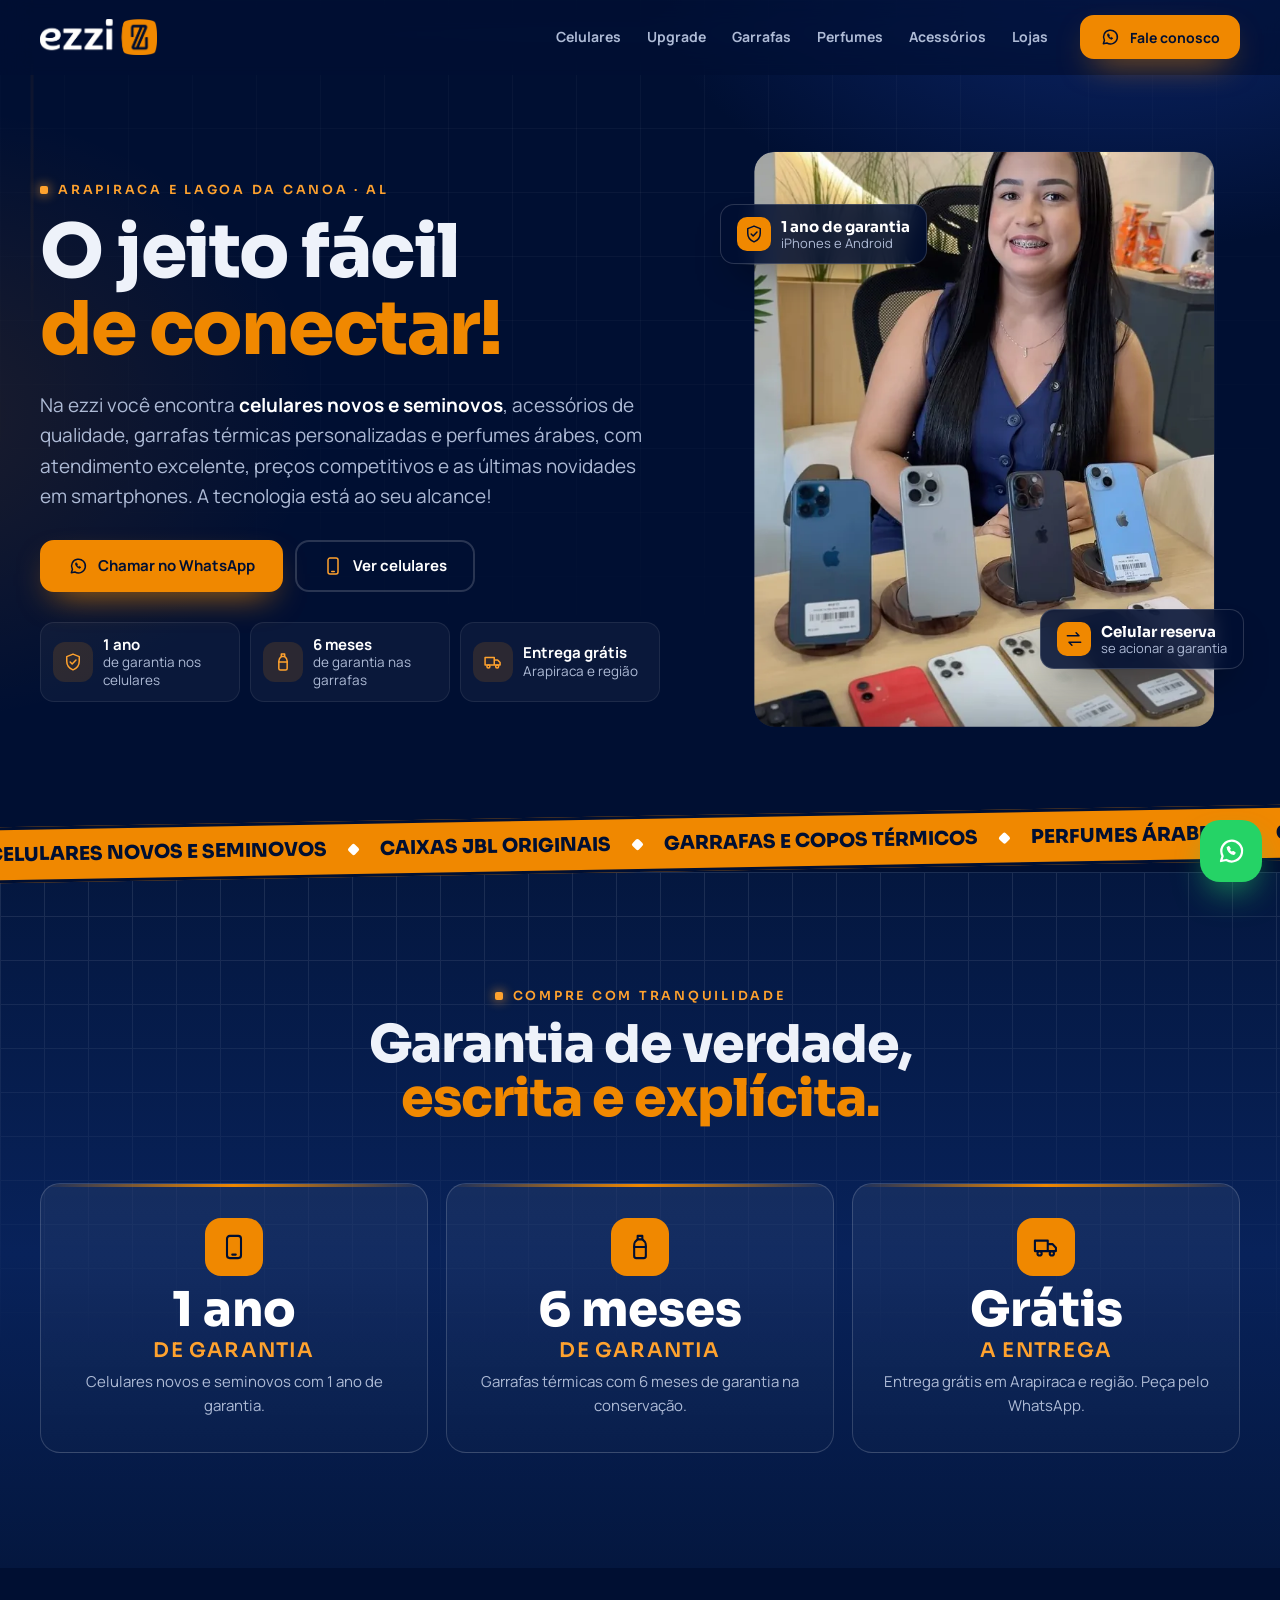
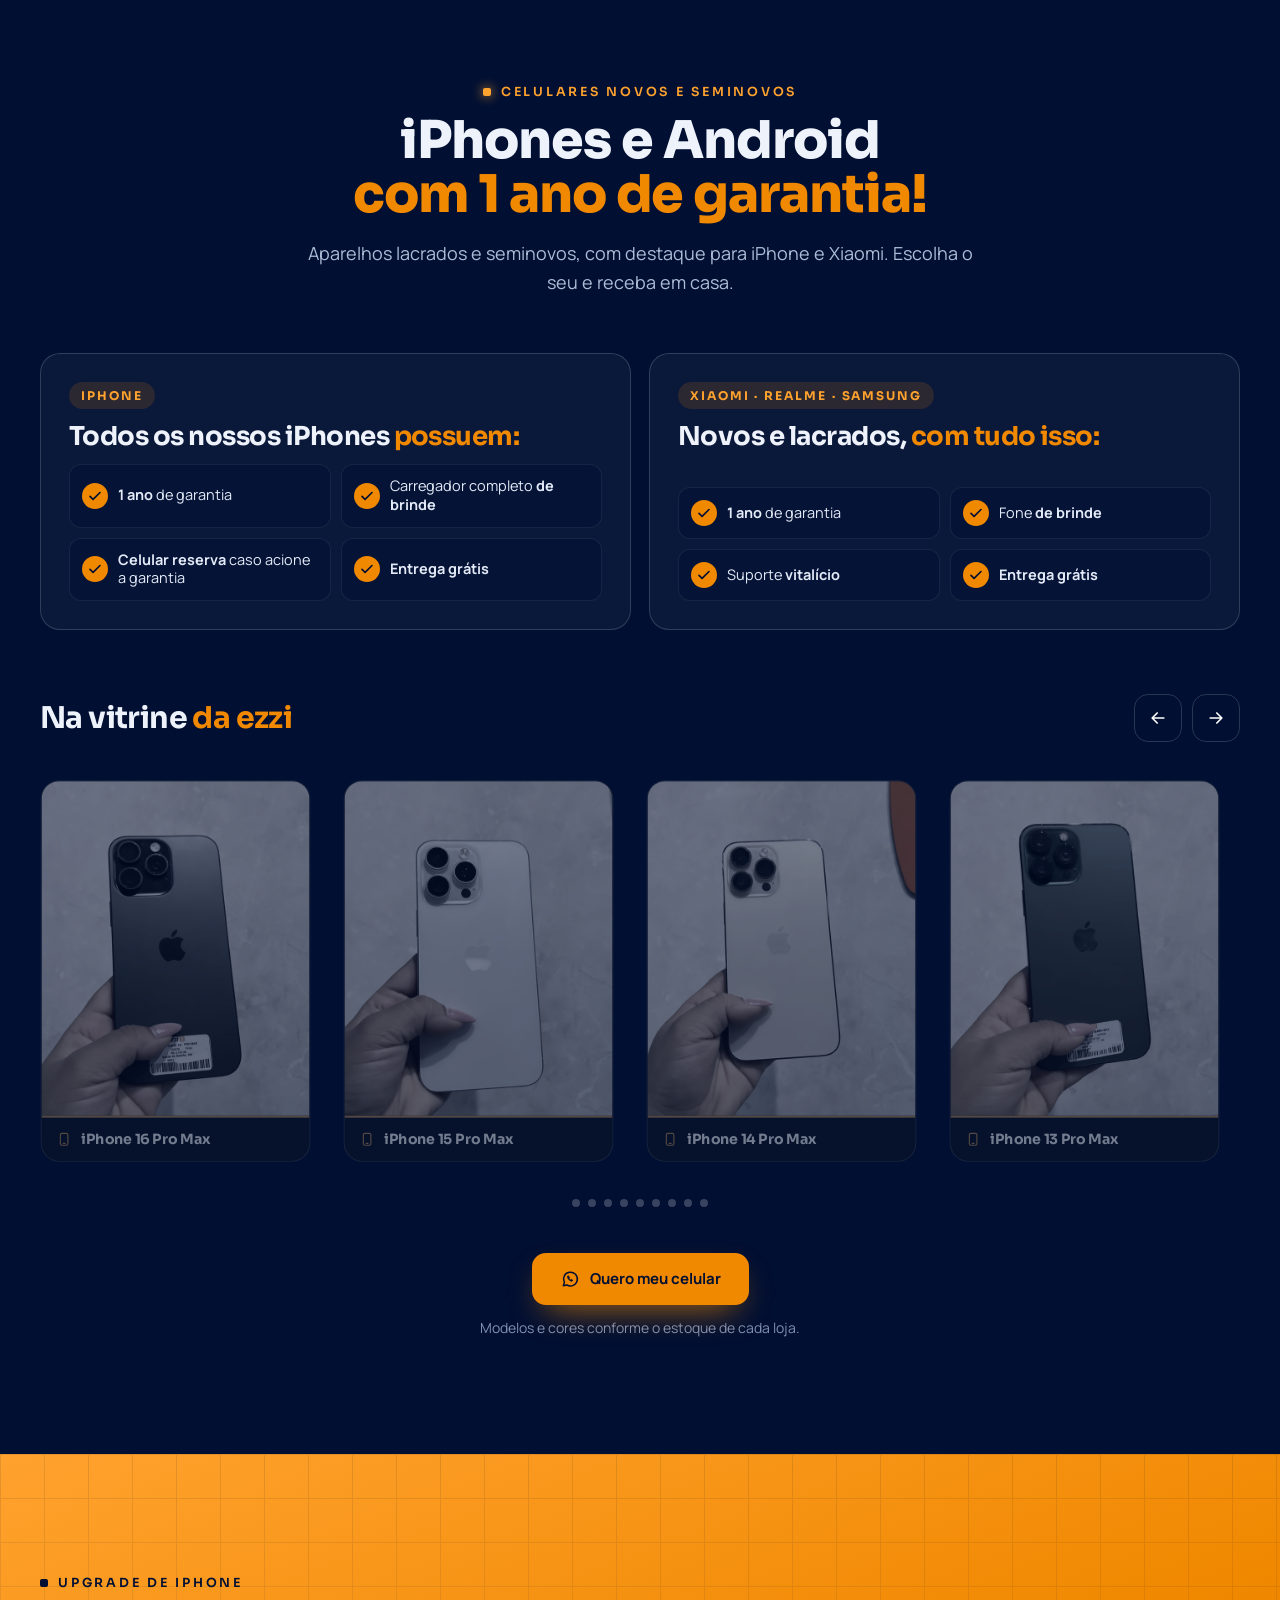
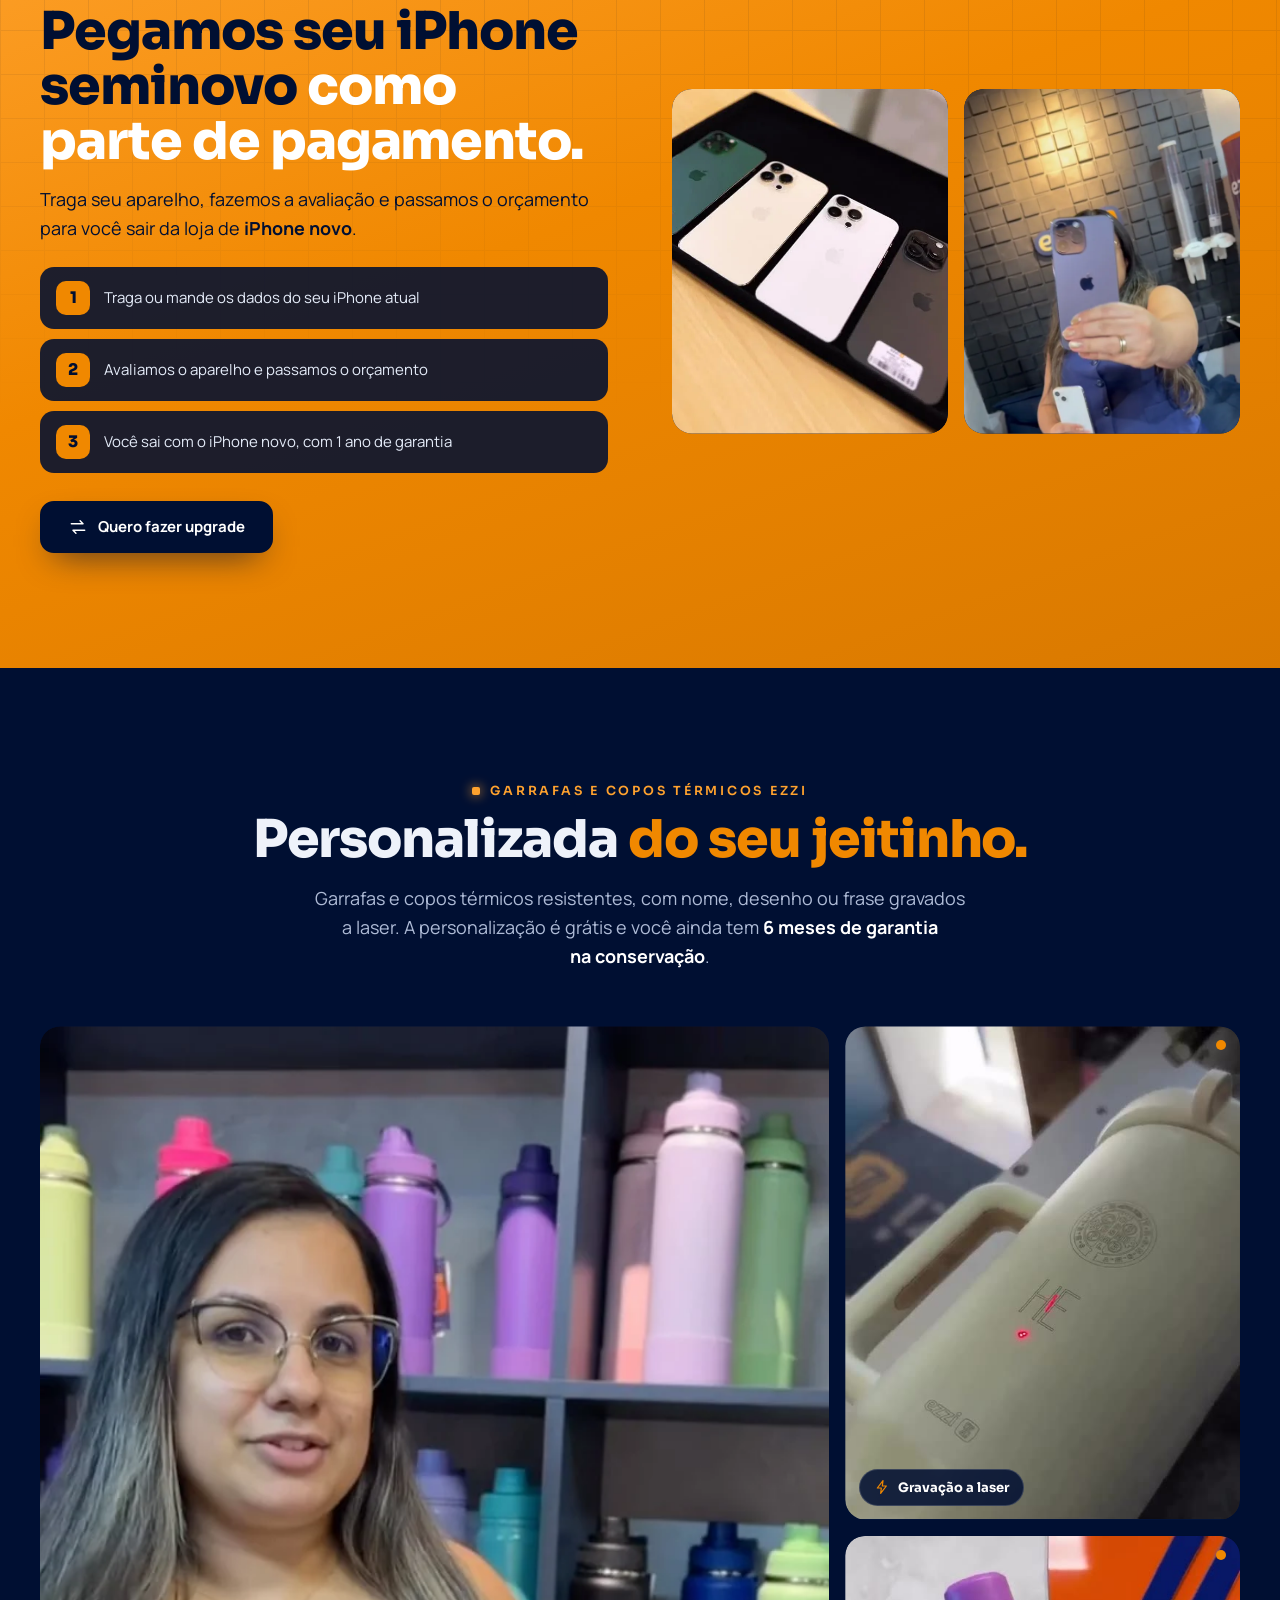
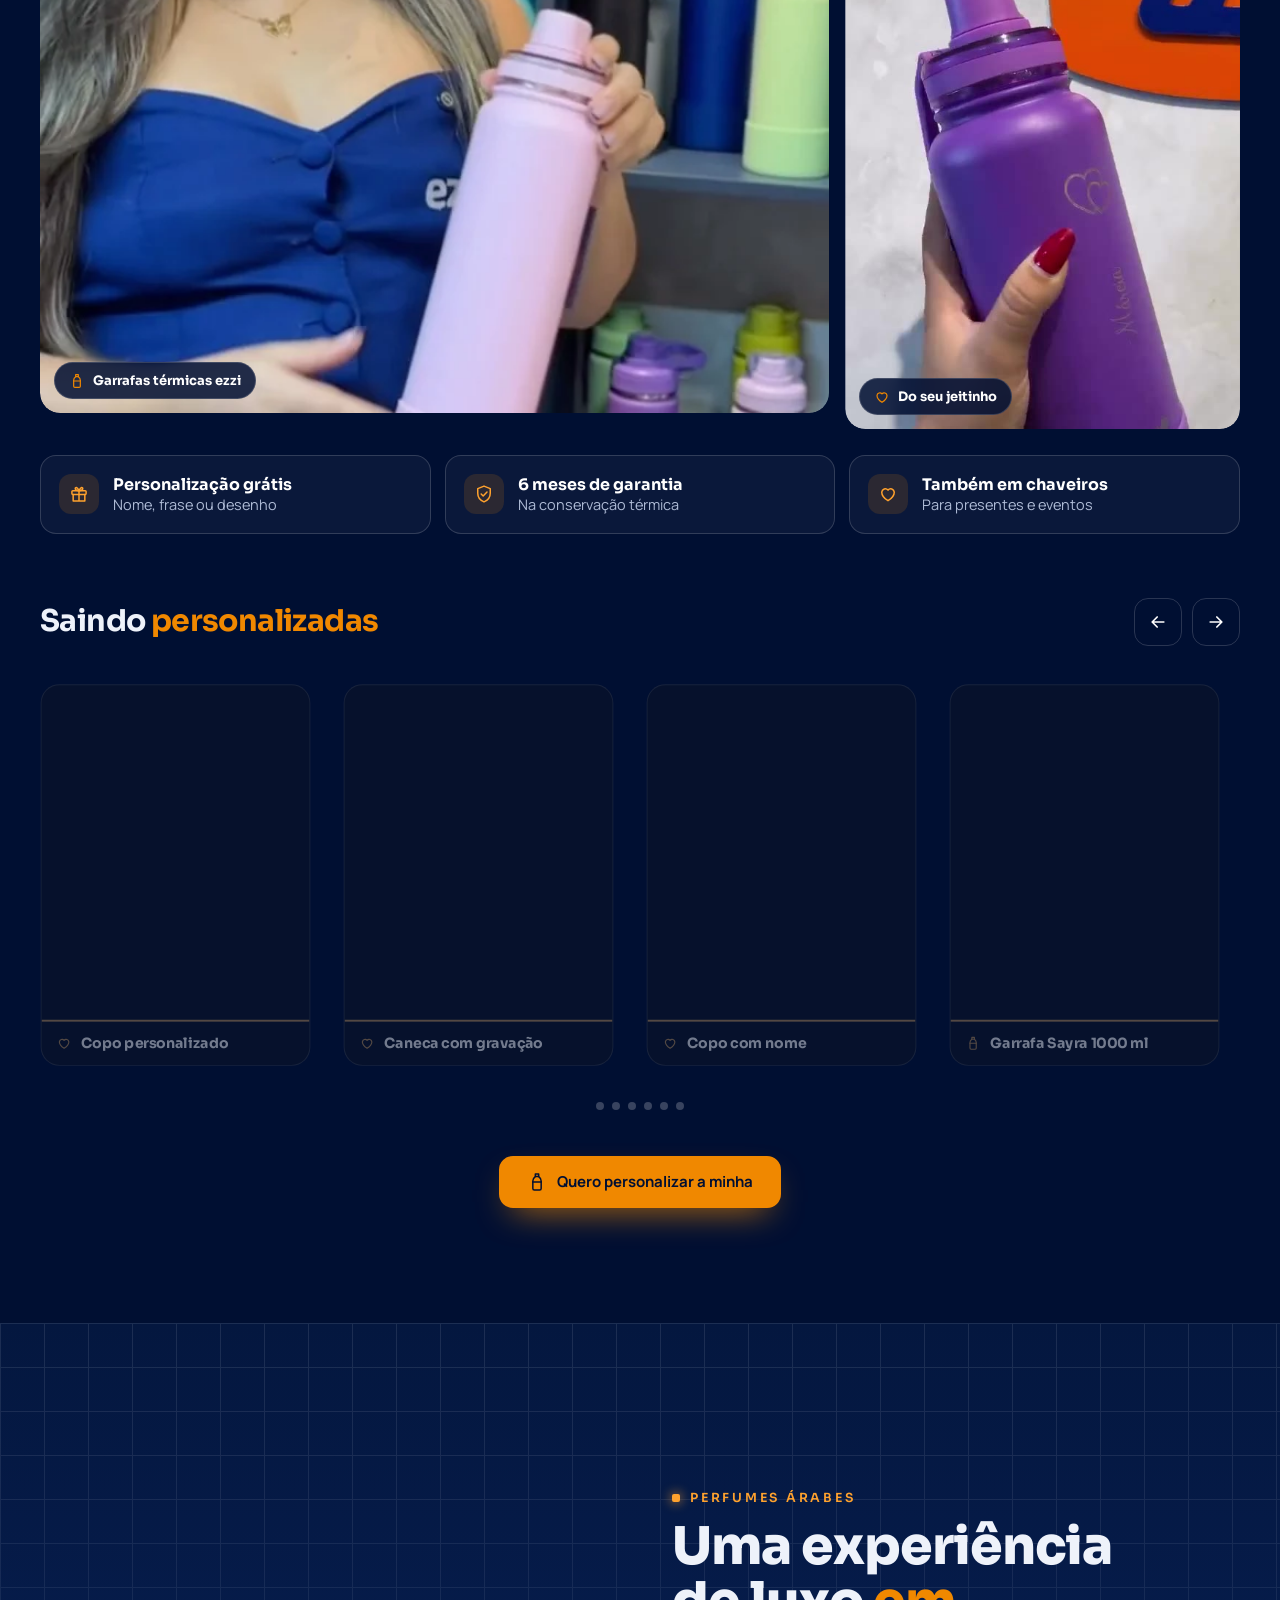
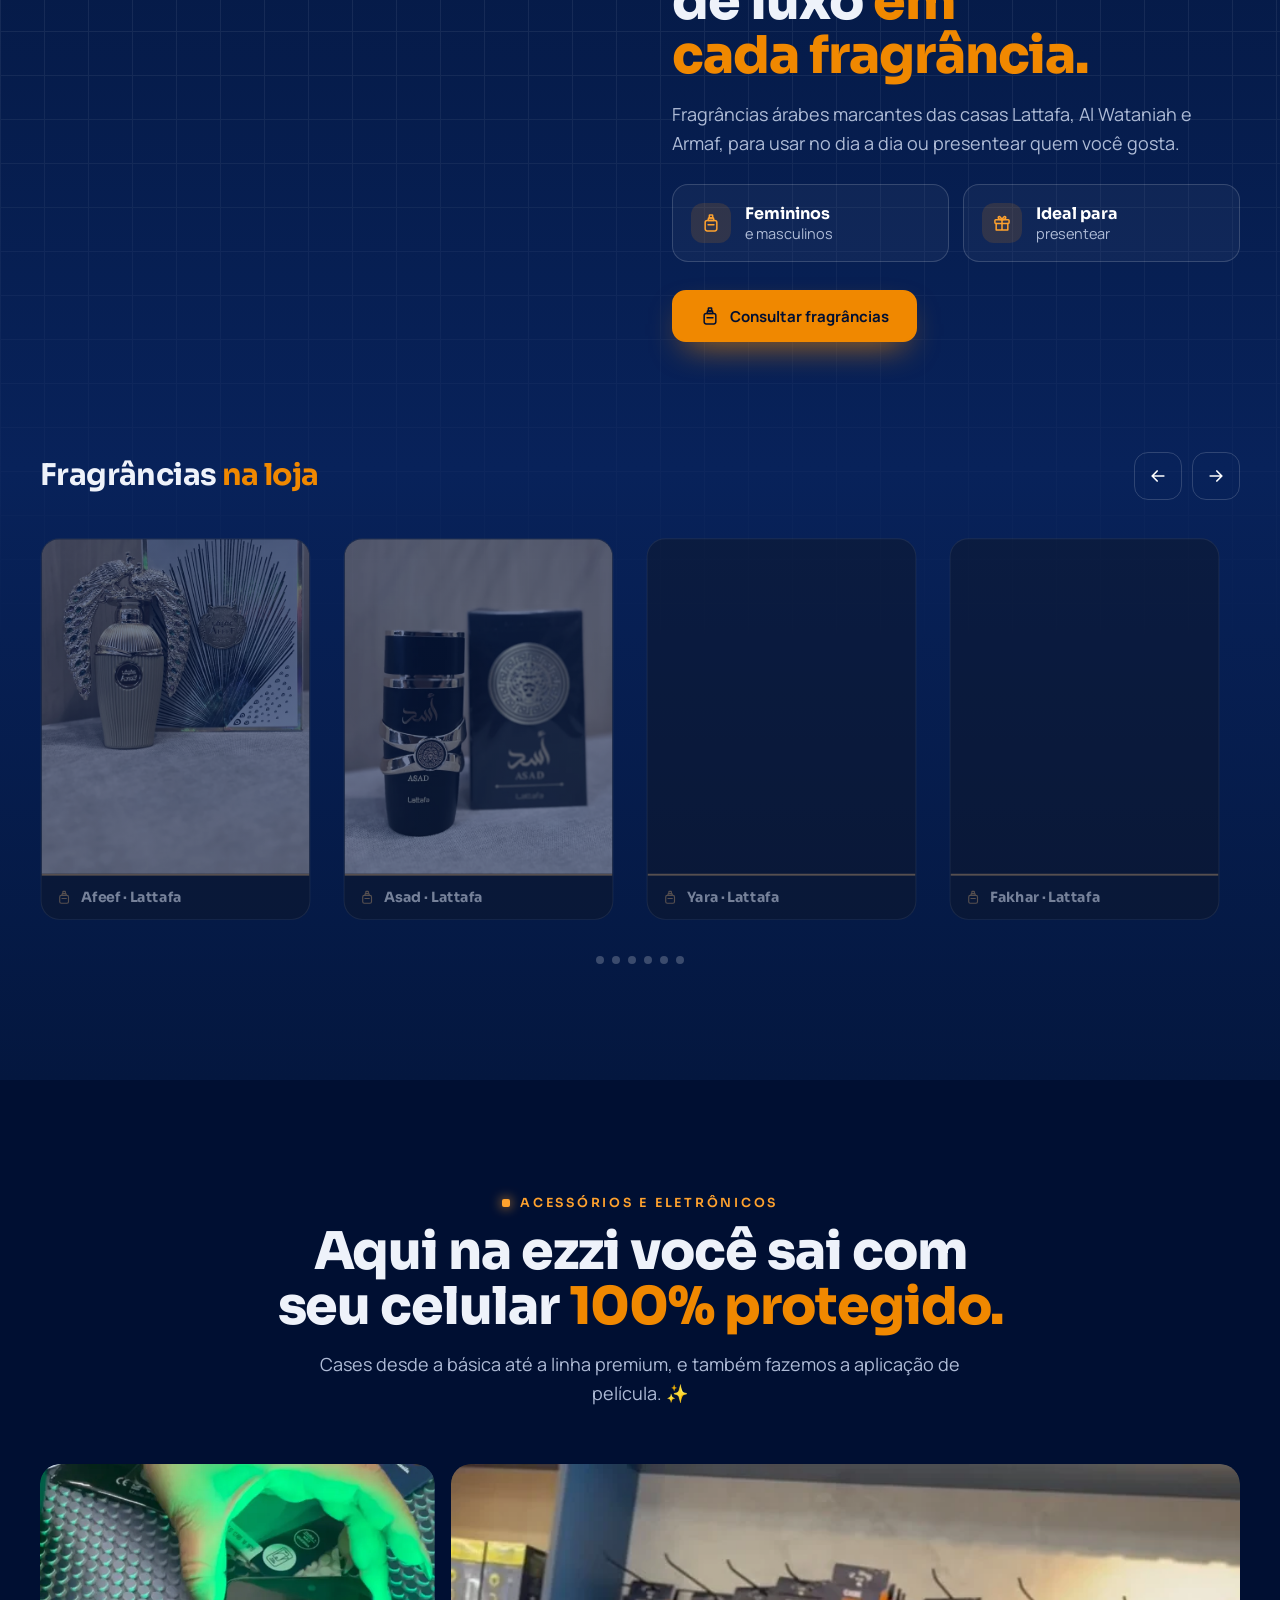
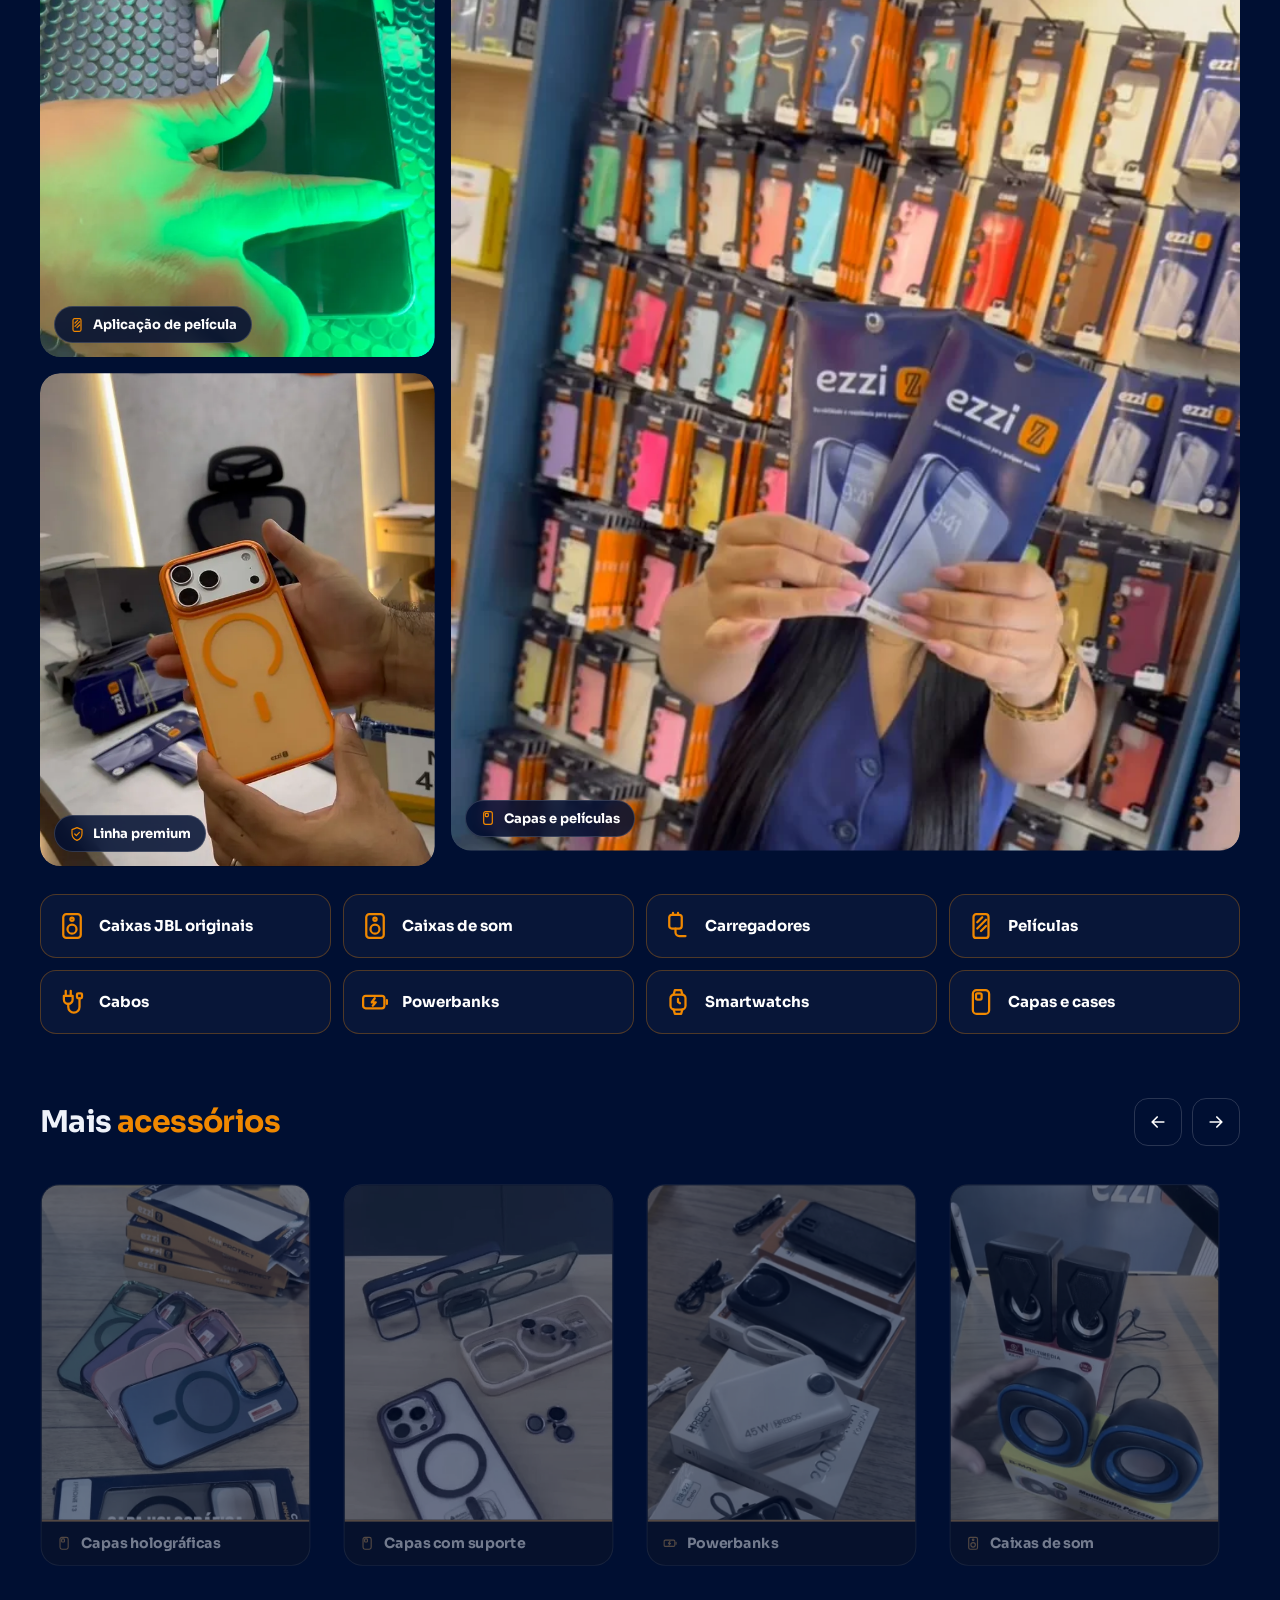
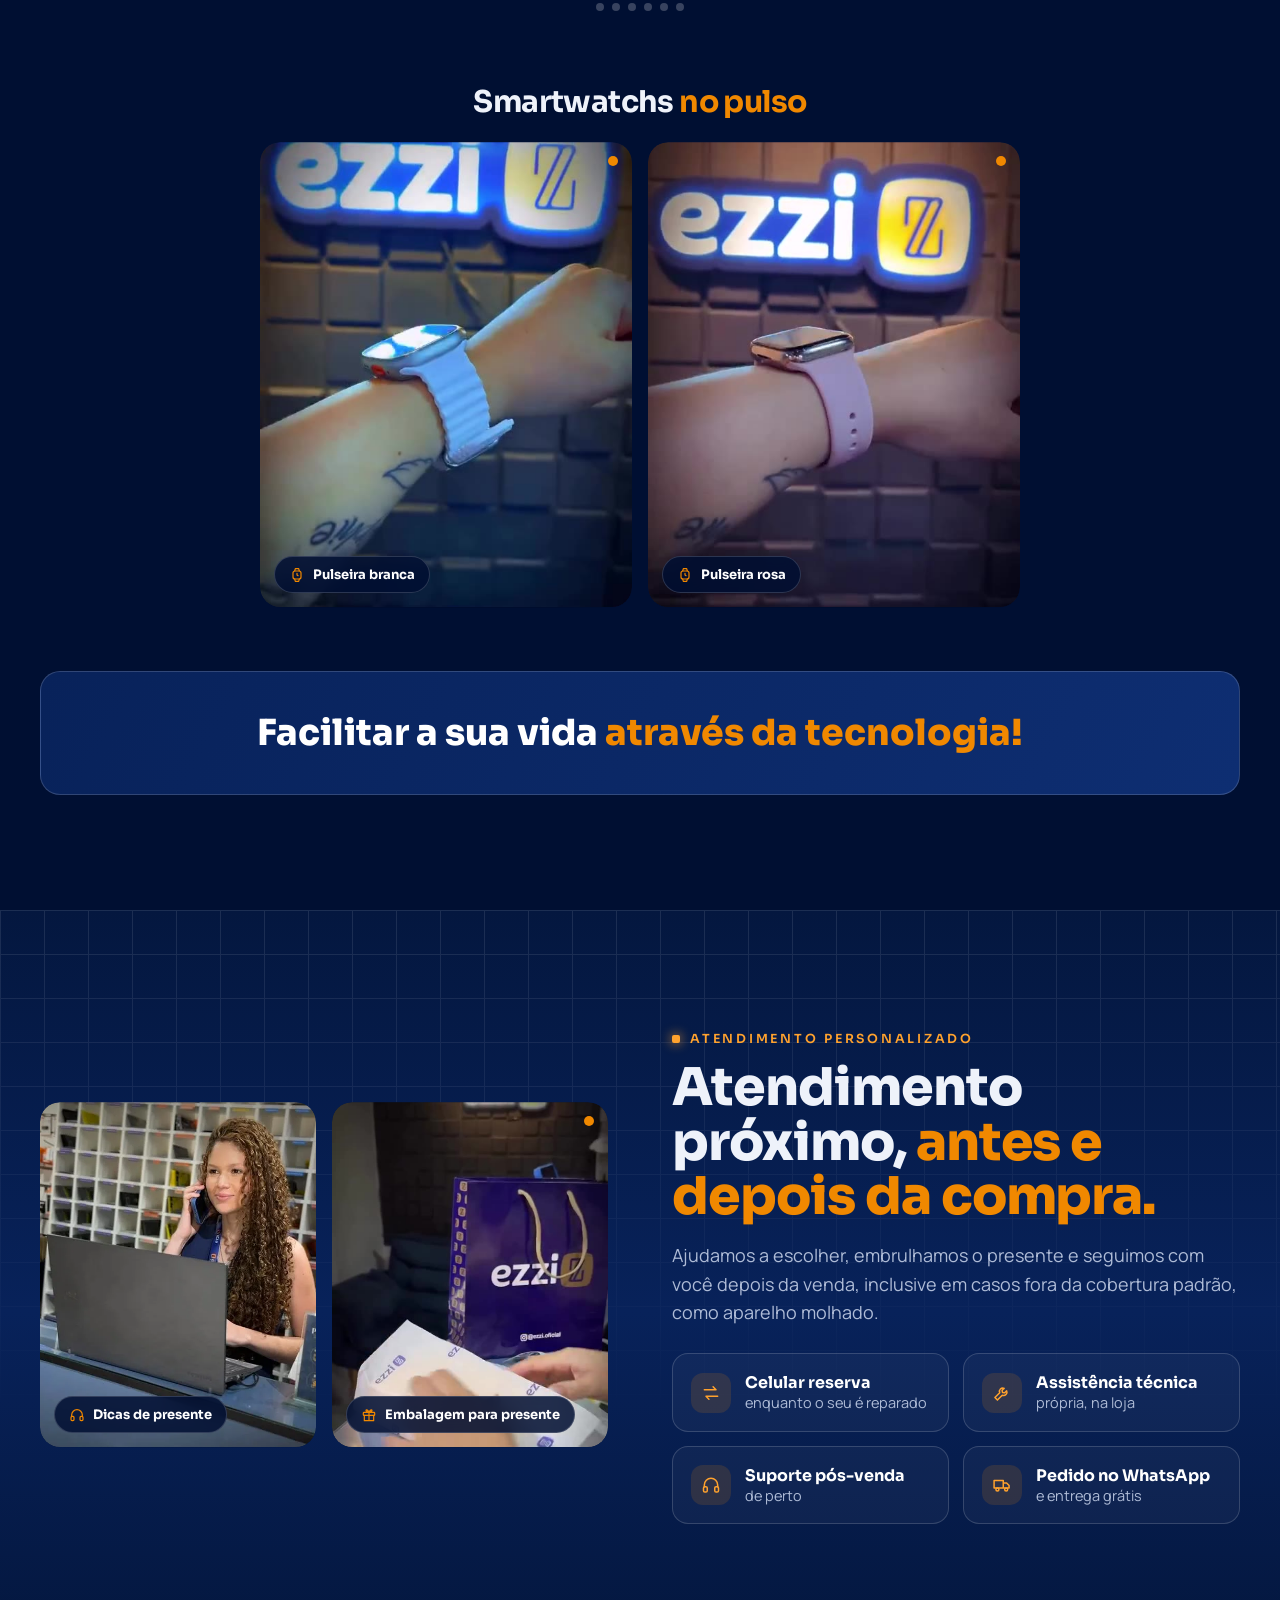
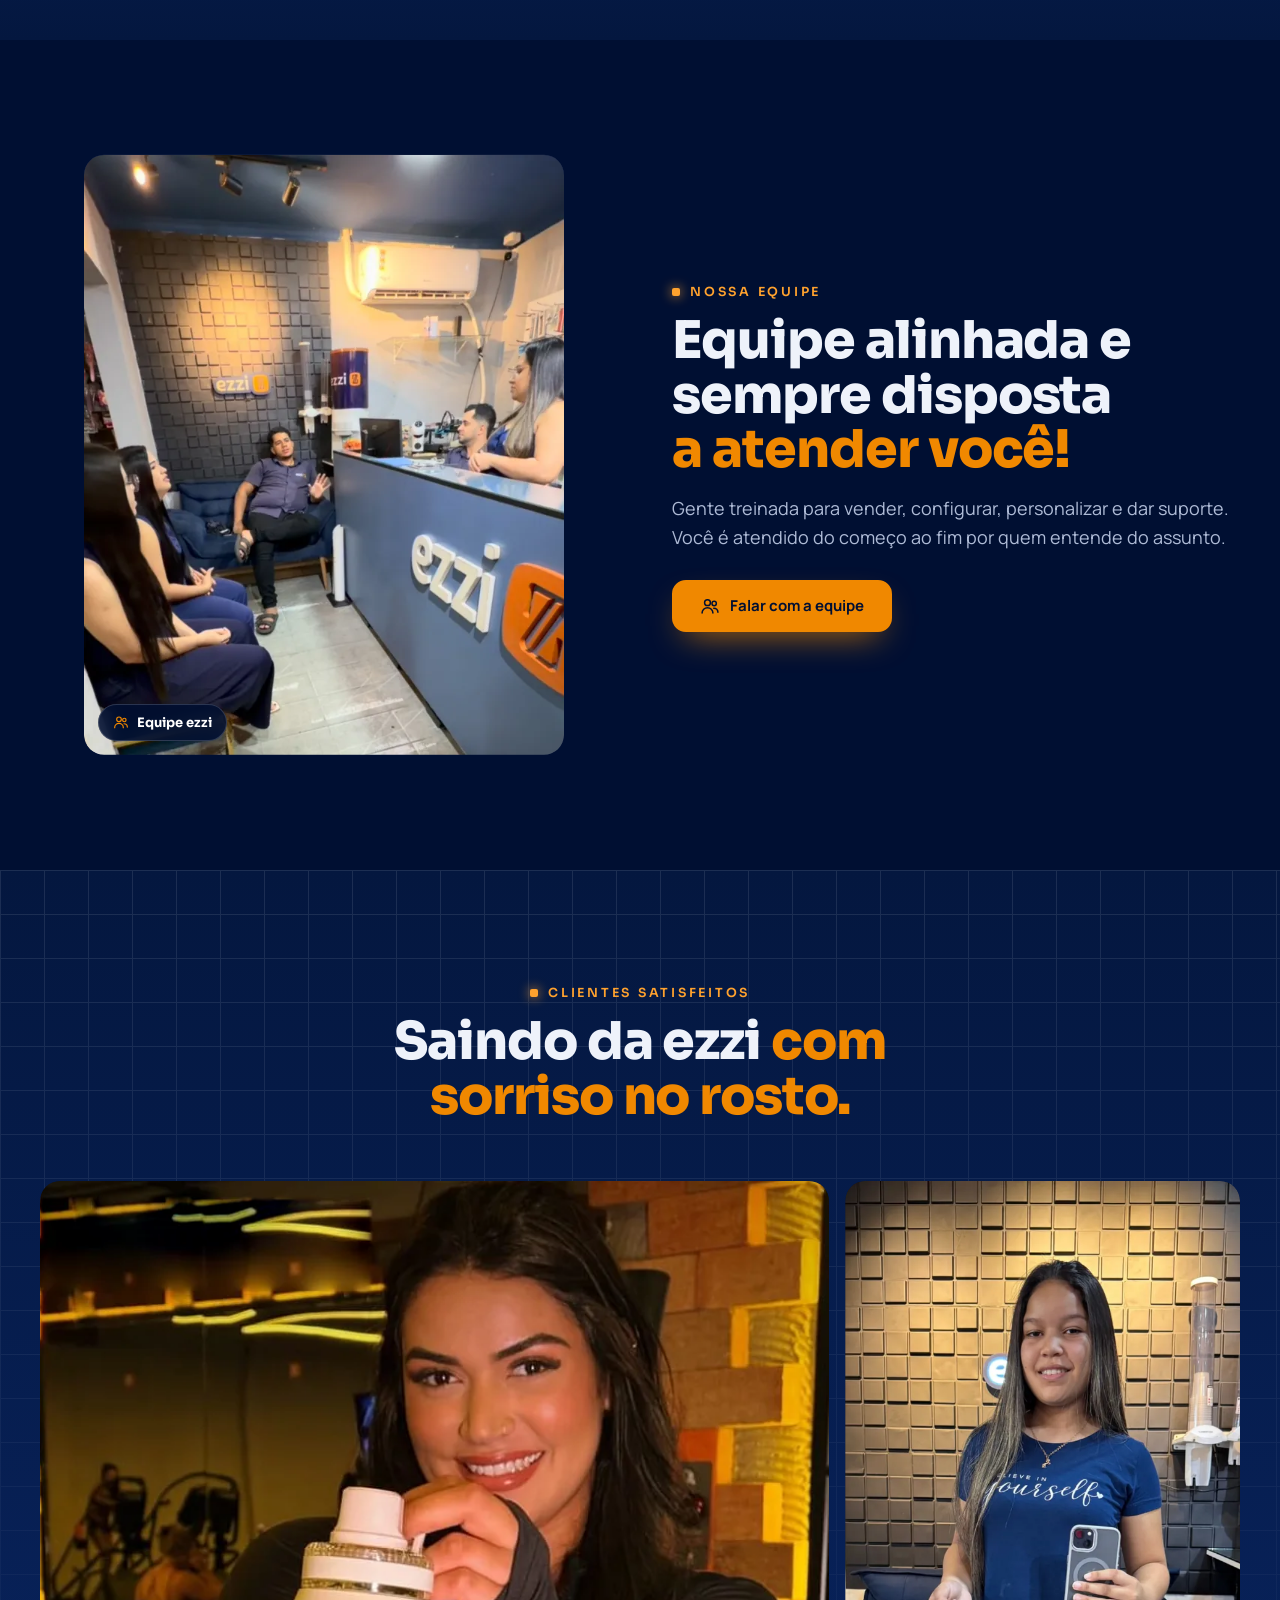
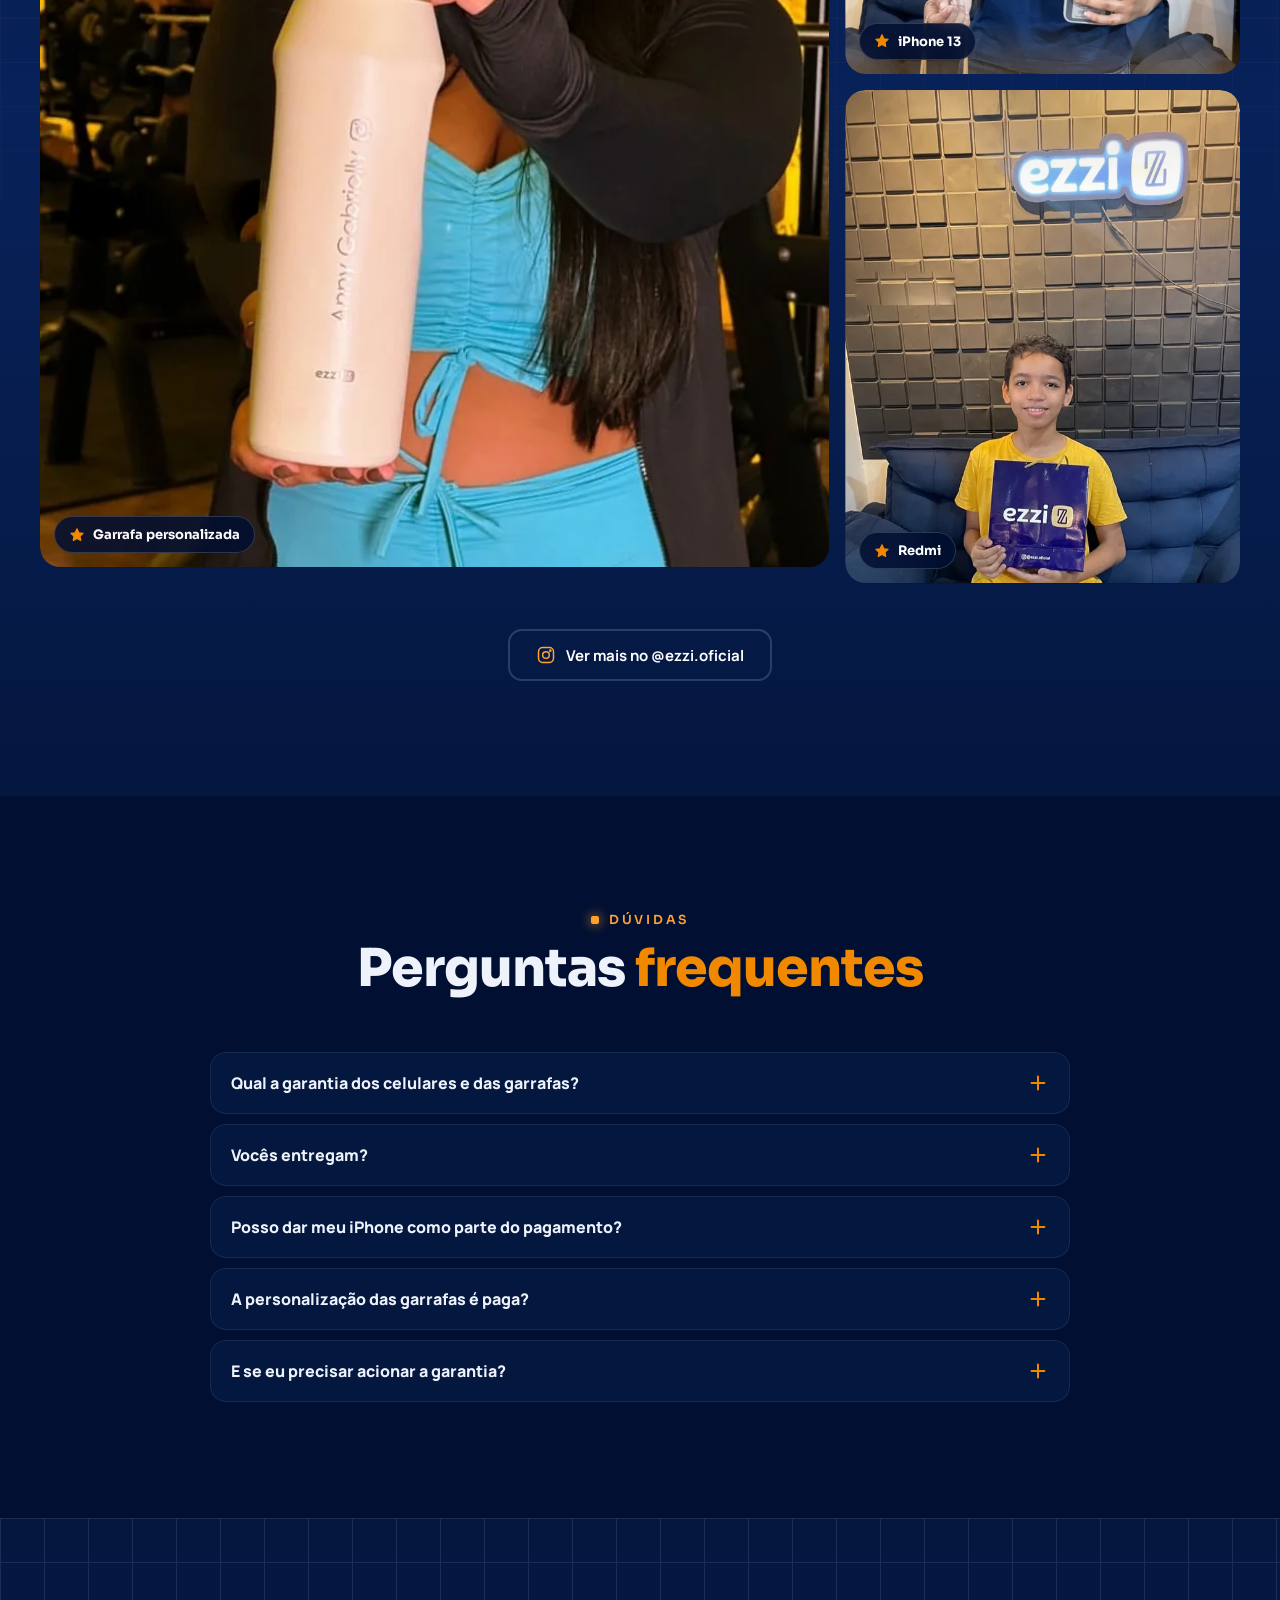
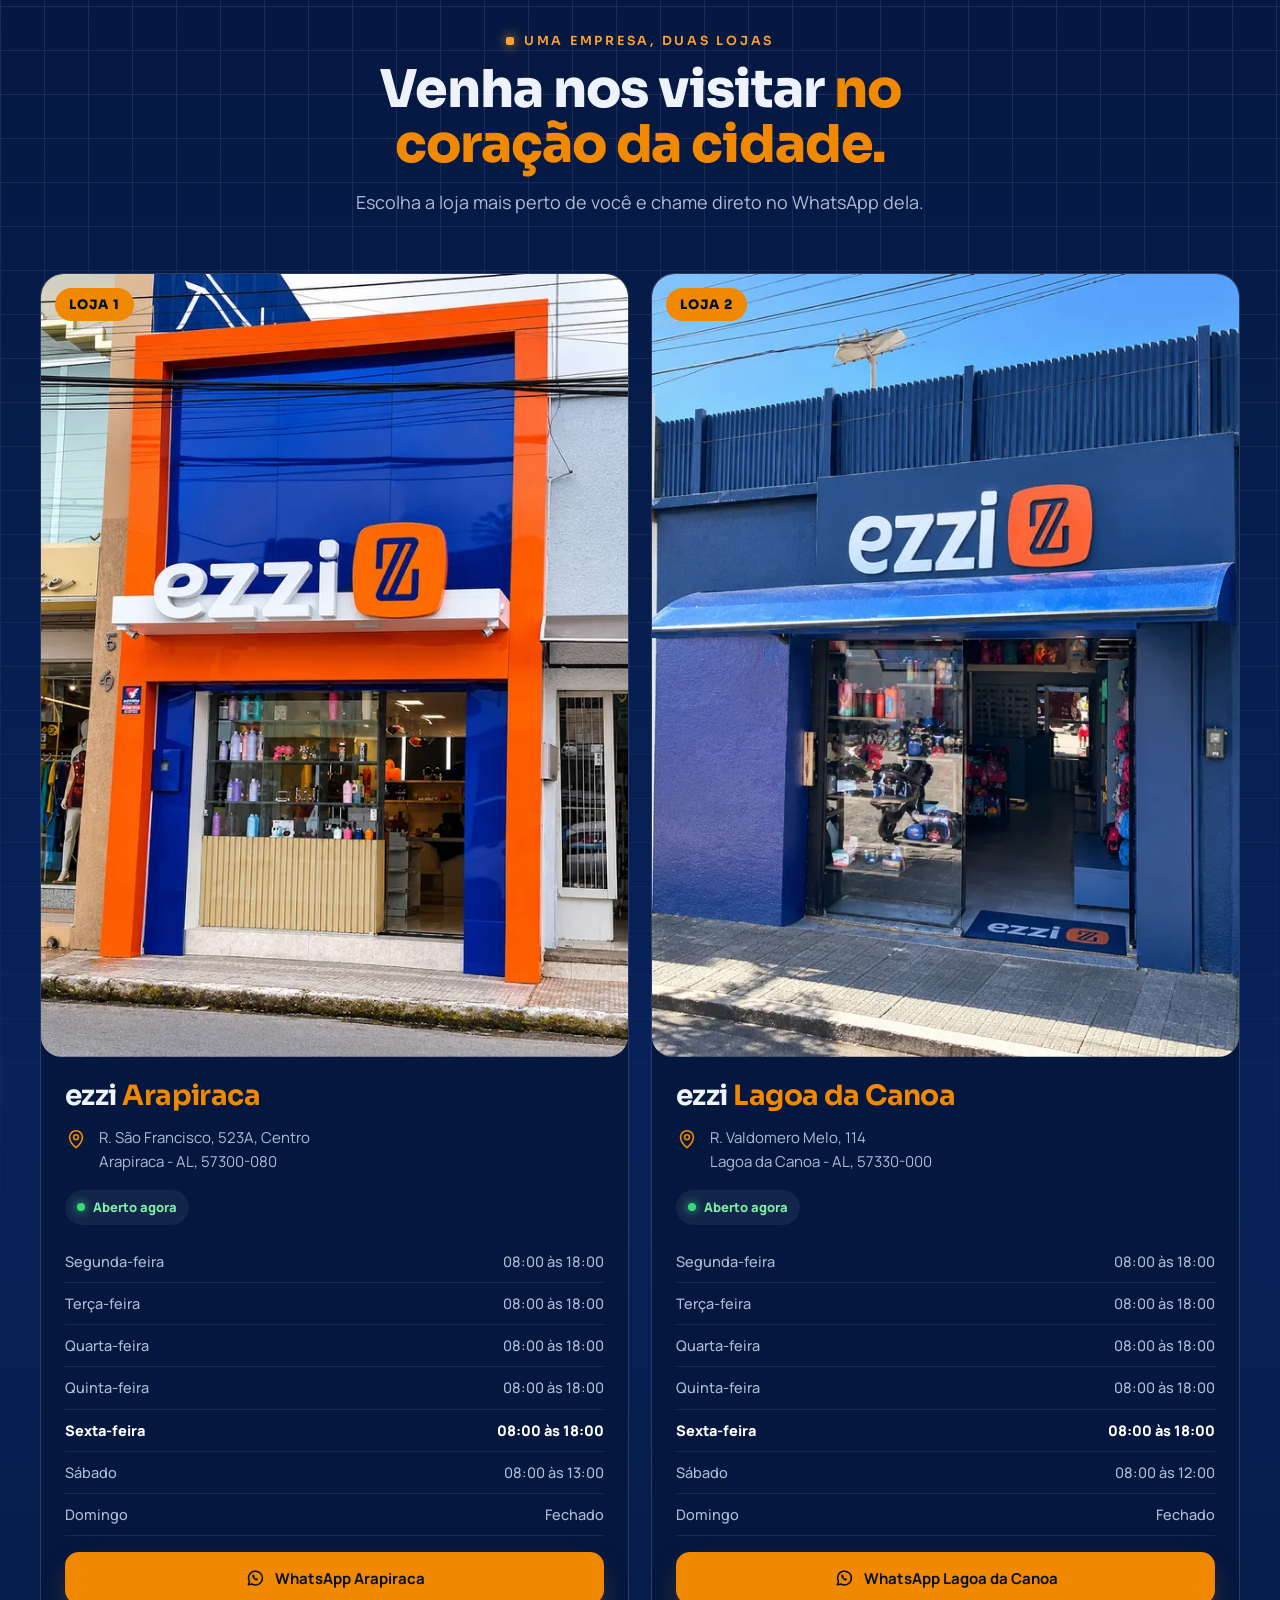
<file: index.html>
<!doctype html>
<html lang="pt-BR">
<head>
<meta charset="utf-8">
<meta name="viewport" content="width=device-width, initial-scale=1, viewport-fit=cover">
<title>ezzi | Celulares, garrafas e acessórios em Arapiraca e Lagoa da Canoa</title>
<meta name="description" content="iPhones e Android com 1 ano de garantia, garrafas térmicas personalizadas com 6 meses de garantia, perfumes árabes e acessórios. Entrega grátis em Arapiraca e região.">
<meta name="robots" content="index, follow, max-image-preview:large">
<link rel="canonical" href="https://TROCAR-PELO-LINK-DO-VERCEL.vercel.app/">
<link rel="icon" href="/favicon.ico" sizes="48x48">
<link rel="icon" href="/favicon-32x32.png" type="image/png" sizes="32x32">
<link rel="apple-touch-icon" sizes="180x180" href="/apple-touch-icon.png">
<link rel="manifest" href="/site.webmanifest">
<meta name="theme-color" content="#000F32">
<meta property="og:type" content="website">
<meta property="og:locale" content="pt_BR">
<meta property="og:site_name" content="ezzi">
<meta property="og:title" content="ezzi | O jeito fácil de conectar!">
<meta property="og:description" content="Celulares com 1 ano de garantia, garrafas personalizadas, perfumes árabes e acessórios. Lojas em Arapiraca e Lagoa da Canoa/AL.">
<meta property="og:url" content="https://TROCAR-PELO-LINK-DO-VERCEL.vercel.app/">
<meta property="og:image" content="https://TROCAR-PELO-LINK-DO-VERCEL.vercel.app/og-image.jpg">
<meta property="og:image:width" content="1200"><meta property="og:image:height" content="630">
<meta name="twitter:card" content="summary_large_image">
<meta name="twitter:title" content="ezzi | O jeito fácil de conectar!">
<meta name="twitter:image" content="https://TROCAR-PELO-LINK-DO-VERCEL.vercel.app/og-image.jpg">
<meta property="og:image:alt" content="Logo da ezzi: O jeito fácil de conectar!">
<link rel="preconnect" href="https://fonts.googleapis.com">
<link rel="preconnect" href="https://fonts.gstatic.com" crossorigin>
<link rel="stylesheet" href="https://fonts.googleapis.com/css2?family=Manrope:wght@400;500;600;700;800&family=Sora:wght@600;700;800&display=swap">
<script type="application/ld+json">
{"@context":"https://schema.org","@type":"Organization","name":"ezzi","slogan":"O Jeito Fácil de Conectar!","email":"ezzi.suport@gmail.com",
"url":"https://TROCAR-PELO-LINK-DO-VERCEL.vercel.app/","logo":"https://TROCAR-PELO-LINK-DO-VERCEL.vercel.app/icon-512.png",
"sameAs":["https://www.instagram.com/ezzi.oficial/","https://www.instagram.com/ezzi.canoa/"],
"department":[
 {"@type":"MobilePhoneStore","name":"ezzi Arapiraca","image":"https://TROCAR-PELO-LINK-DO-VERCEL.vercel.app/assets/fotos/loja-arapiraca.webp",
  "address":{"@type":"PostalAddress","streetAddress":"R. São Francisco, 523A, Centro","addressLocality":"Arapiraca","addressRegion":"AL","postalCode":"57300-080","addressCountry":"BR"},
  "openingHoursSpecification":[{"@type":"OpeningHoursSpecification","dayOfWeek":["Monday","Tuesday","Wednesday","Thursday","Friday"],"opens":"08:00","closes":"18:00"},{"@type":"OpeningHoursSpecification","dayOfWeek":"Saturday","opens":"08:00","closes":"13:00"}]},
 {"@type":"MobilePhoneStore","name":"ezzi Lagoa da Canoa","image":"https://TROCAR-PELO-LINK-DO-VERCEL.vercel.app/assets/fotos/loja-canoa.webp",
  "address":{"@type":"PostalAddress","streetAddress":"R. Valdomero Melo, 114","addressLocality":"Lagoa da Canoa","addressRegion":"AL","postalCode":"57330-000","addressCountry":"BR"},
  "openingHoursSpecification":[{"@type":"OpeningHoursSpecification","dayOfWeek":["Monday","Tuesday","Wednesday","Thursday","Friday"],"opens":"08:00","closes":"18:00"},{"@type":"OpeningHoursSpecification","dayOfWeek":"Saturday","opens":"08:00","closes":"12:00"}]}
]}
</script>
<link rel="preload" href="assets/img/logo.webp" as="image">
<link rel="stylesheet" href="assets/style.css">
</head>
<body>
<a class="skip" href="#inicio">Pular para o conteúdo</a>
<svg width="0" height="0" style="position:absolute" aria-hidden="true"><defs><symbol id="i-wa" viewBox="0 0 24 24" fill="none" stroke="currentColor" stroke-width="1.8" stroke-linecap="round" stroke-linejoin="round"><path d="M4 20l1.3-3.9A8.3 8.3 0 1 1 8.3 19.2z"/><path d="M9 9.2c.2 2.7 2.5 5 5.3 5.5l1-1.2-1.6-1-1 .6a3.7 3.7 0 0 1-2-2l.6-1-1-1.6z" fill="currentColor" stroke-width="1"/></symbol><symbol id="i-shield" viewBox="0 0 24 24" fill="none" stroke="currentColor" stroke-width="1.8" stroke-linecap="round" stroke-linejoin="round"><path d="M12 2.5l7.5 3v5.6c0 4.6-3.1 8.6-7.5 10.4-4.4-1.8-7.5-5.8-7.5-10.4V5.5z"/><path d="M8.6 12l2.4 2.4 4.6-4.8"/></symbol><symbol id="i-truck" viewBox="0 0 24 24" fill="none" stroke="currentColor" stroke-width="1.8" stroke-linecap="round" stroke-linejoin="round"><path d="M2.5 6.5h11v9h-11zM13.5 9.5h4l3 3.2v2.8h-7"/><circle cx="6.5" cy="17.5" r="1.8"/><circle cx="17" cy="17.5" r="1.8"/></symbol><symbol id="i-bottle" viewBox="0 0 24 24" fill="none" stroke="currentColor" stroke-width="1.8" stroke-linecap="round" stroke-linejoin="round"><path d="M10 2.5h4v3h-4z"/><path d="M10 5.5c-2 1.3-3 3-3 5.2v9a1.8 1.8 0 0 0 1.8 1.8h6.4a1.8 1.8 0 0 0 1.8-1.8v-9c0-2.2-1-3.9-3-5.2"/><path d="M7 12h10"/></symbol><symbol id="i-perfume" viewBox="0 0 24 24" fill="none" stroke="currentColor" stroke-width="1.8" stroke-linecap="round" stroke-linejoin="round"><rect x="10" y="2.5" width="4" height="3.5" rx=".6"/><path d="M9 6h6l.5 3H8.5z"/><rect x="5" y="9" width="14" height="12.5" rx="2.5"/><path d="M8.5 14h7"/></symbol><symbol id="i-swap" viewBox="0 0 24 24" fill="none" stroke="currentColor" stroke-width="1.8" stroke-linecap="round" stroke-linejoin="round"><path d="M4 8h14l-3.5-3.5"/><path d="M20 16H6l3.5 3.5"/></symbol><symbol id="i-phone" viewBox="0 0 24 24" fill="none" stroke="currentColor" stroke-width="1.8" stroke-linecap="round" stroke-linejoin="round"><rect x="6" y="2.5" width="12" height="19" rx="2.4"/><path d="M10.5 18.5h3"/></symbol><symbol id="i-check" viewBox="0 0 24 24" fill="none" stroke="currentColor" stroke-width="1.8" stroke-linecap="round" stroke-linejoin="round"><path d="M4.5 12.5l4.6 4.6L19.5 6.8" stroke-width="2.4"/></symbol><symbol id="i-arrow" viewBox="0 0 24 24" fill="none" stroke="currentColor" stroke-width="1.8" stroke-linecap="round" stroke-linejoin="round"><path d="M5 12h13M13 6l6 6-6 6" stroke-width="2"/></symbol><symbol id="i-pin" viewBox="0 0 24 24" fill="none" stroke="currentColor" stroke-width="1.8" stroke-linecap="round" stroke-linejoin="round"><path d="M12 21.5s-7-6.1-7-11.5a7 7 0 0 1 14 0c0 5.4-7 11.5-7 11.5z"/><circle cx="12" cy="10" r="2.6"/></symbol><symbol id="i-clock" viewBox="0 0 24 24" fill="none" stroke="currentColor" stroke-width="1.8" stroke-linecap="round" stroke-linejoin="round"><circle cx="12" cy="12" r="9"/><path d="M12 7v5.2l3.4 2"/></symbol><symbol id="i-cam" viewBox="0 0 24 24" fill="none" stroke="currentColor" stroke-width="1.8" stroke-linecap="round" stroke-linejoin="round"><rect x="3" y="3" width="18" height="18" rx="5"/><circle cx="12" cy="12" r="4"/><circle cx="17.2" cy="6.8" r=".7" fill="currentColor"/></symbol><symbol id="i-plus" viewBox="0 0 24 24" fill="none" stroke="currentColor" stroke-width="1.8" stroke-linecap="round" stroke-linejoin="round"><path d="M12 5v14M5 12h14" stroke-width="2.2"/></symbol><symbol id="i-gift" viewBox="0 0 24 24" fill="none" stroke="currentColor" stroke-width="1.8" stroke-linecap="round" stroke-linejoin="round"><rect x="3.5" y="8" width="17" height="4.5" rx="1"/><path d="M5 12.5v8h14v-8M12 8v12.5"/><path d="M12 8C9 8 7.5 6.8 7.5 5.4S9.5 3 12 8zM12 8c3 0 4.5-1.2 4.5-2.6S14.5 3 12 8z"/></symbol><symbol id="i-headset" viewBox="0 0 24 24" fill="none" stroke="currentColor" stroke-width="1.8" stroke-linecap="round" stroke-linejoin="round"><path d="M4 14v-2a8 8 0 0 1 16 0v2"/><rect x="3" y="14" width="4.5" height="6.5" rx="1.6"/><rect x="16.5" y="14" width="4.5" height="6.5" rx="1.6"/></symbol><symbol id="i-tool" viewBox="0 0 24 24" fill="none" stroke="currentColor" stroke-width="1.8" stroke-linecap="round" stroke-linejoin="round"><path d="M14.6 6.4a4 4 0 0 0-5.3 5.3L3.5 17.5l3 3 5.8-5.8a4 4 0 0 0 5.3-5.3l-2.4 2.4-2.6-.5-.5-2.6z"/></symbol><symbol id="i-heart" viewBox="0 0 24 24" fill="none" stroke="currentColor" stroke-width="1.8" stroke-linecap="round" stroke-linejoin="round"><path d="M12 20s-7.5-4.6-7.5-10.2A4.3 4.3 0 0 1 12 7.3a4.3 4.3 0 0 1 7.5 2.5C19.5 15.4 12 20 12 20z"/></symbol><symbol id="i-charger" viewBox="0 0 24 24" fill="none" stroke="currentColor" stroke-width="1.8" stroke-linecap="round" stroke-linejoin="round"><rect x="5" y="3" width="10" height="11" rx="2"/><path d="M8 3V1.5M12 3V1.5M10 14v3a3 3 0 0 0 3 3h5"/></symbol><symbol id="i-speaker" viewBox="0 0 24 24" fill="none" stroke="currentColor" stroke-width="1.8" stroke-linecap="round" stroke-linejoin="round"><rect x="5" y="2.5" width="14" height="19" rx="2.5"/><circle cx="12" cy="14.5" r="3.6"/><circle cx="12" cy="6.5" r="1.3"/></symbol><symbol id="i-film" viewBox="0 0 24 24" fill="none" stroke="currentColor" stroke-width="1.8" stroke-linecap="round" stroke-linejoin="round"><rect x="6" y="2.5" width="12" height="19" rx="2.2"/><path d="M9 9l4-4M9 14l7-7M12 16l4-4"/></symbol><symbol id="i-case" viewBox="0 0 24 24" fill="none" stroke="currentColor" stroke-width="1.8" stroke-linecap="round" stroke-linejoin="round"><rect x="5.5" y="2.5" width="13" height="19" rx="3"/><rect x="8" y="5" width="4.5" height="5" rx="1.2"/></symbol><symbol id="i-cable" viewBox="0 0 24 24" fill="none" stroke="currentColor" stroke-width="1.8" stroke-linecap="round" stroke-linejoin="round"><path d="M7 3v4M11 3v4M5.5 7h7v3a3.5 3.5 0 0 1-7 0z"/><path d="M9 13.5v2.5a4.5 4.5 0 0 0 9 0V9"/><rect x="16" y="5" width="4" height="4" rx="1"/></symbol><symbol id="i-battery" viewBox="0 0 24 24" fill="none" stroke="currentColor" stroke-width="1.8" stroke-linecap="round" stroke-linejoin="round"><rect x="2.5" y="7" width="17" height="10" rx="2"/><path d="M21.5 10.5v3M11.8 9l-2.4 3.2h3.2L10.2 15"/></symbol><symbol id="i-watch" viewBox="0 0 24 24" fill="none" stroke="currentColor" stroke-width="1.8" stroke-linecap="round" stroke-linejoin="round"><rect x="6" y="6" width="12" height="12" rx="3"/><path d="M8.5 6l1-3.5h5l1 3.5M8.5 18l1 3.5h5l1-3.5M12 9.5V12l1.6 1"/></symbol><symbol id="i-users" viewBox="0 0 24 24" fill="none" stroke="currentColor" stroke-width="1.8" stroke-linecap="round" stroke-linejoin="round"><circle cx="9" cy="8" r="3.5"/><path d="M2.5 20.5a6.5 6.5 0 0 1 13 0"/><circle cx="17" cy="9" r="2.6"/><path d="M16.5 14.6a5 5 0 0 1 5 5"/></symbol><symbol id="i-mail" viewBox="0 0 24 24" fill="none" stroke="currentColor" stroke-width="1.8" stroke-linecap="round" stroke-linejoin="round"><rect x="3" y="5" width="18" height="14" rx="2.5"/><path d="M3.5 6.5l8.5 6.5 8.5-6.5"/></symbol><symbol id="i-x" viewBox="0 0 24 24" fill="none" stroke="currentColor" stroke-width="1.8" stroke-linecap="round" stroke-linejoin="round"><path d="M6 6l12 12M18 6L6 18" stroke-width="2"/></symbol><symbol id="i-menu" viewBox="0 0 24 24" fill="none" stroke="currentColor" stroke-width="1.8" stroke-linecap="round" stroke-linejoin="round"><path d="M4 7h16M4 12h16M4 17h16" stroke-width="2"/></symbol><symbol id="i-star" viewBox="0 0 24 24" fill="none" stroke="currentColor" stroke-width="1.8" stroke-linecap="round" stroke-linejoin="round"><path d="M12 2.8l2.8 5.8 6.3.9-4.6 4.4 1.1 6.3L12 17.2l-5.6 3 1.1-6.3L2.9 9.5l6.3-.9z" fill="currentColor"/></symbol><symbol id="i-bolt" viewBox="0 0 24 24" fill="none" stroke="currentColor" stroke-width="1.8" stroke-linecap="round" stroke-linejoin="round"><path d="M13.5 2.5L5 13.5h6l-1 8 8.5-11h-6z"/></symbol></defs></svg>

<div class="intro" id="intro" aria-hidden="true">
  <div class="intro__mark"><i></i><i></i><img src="assets/img/iso.webp" alt="" width="303" height="303"></div>
  <div class="intro__bar"></div>
  <p class="intro__txt">Conectando</p>
</div>
<div class="bg" aria-hidden="true"></div>

<header class="header">
  <div class="wrap header__bar">
    <a class="brand" href="#inicio" aria-label="ezzi, voltar ao início"><img src="assets/img/logo.webp" alt="" width="987" height="303"></a>
    <nav class="nav" aria-label="Principal">
      <a href="#celulares">Celulares</a><a href="#upgrade">Upgrade</a><a href="#garrafas">Garrafas</a>
      <a href="#perfumes">Perfumes</a><a href="#acessorios">Acessórios</a><a href="#lojas">Lojas</a>
    </nav>
    <a class="btn btn--sm" href="#lojas" data-wa><svg aria-hidden="true"><use href="#i-wa"/></svg>Fale conosco</a>
    <button class="burger" type="button" aria-label="Abrir menu" aria-expanded="false" aria-controls="drawer"><svg class="m" aria-hidden="true"><use href="#i-menu"/></svg><svg class="x" aria-hidden="true"><use href="#i-x"/></svg></button>
  </div>
</header>
<div class="drawer" id="drawer">
  <nav aria-label="Menu">
    <a href="#celulares">Celulares</a><a href="#upgrade">Upgrade de iPhone</a><a href="#garrafas">Garrafas e copos</a>
    <a href="#perfumes">Perfumes árabes</a><a href="#acessorios">Acessórios</a><a href="#atendimento">Atendimento</a><a href="#lojas">Nossas lojas</a>
  </nav>
  <a class="btn btn--block" href="#lojas" data-wa><svg aria-hidden="true"><use href="#i-wa"/></svg>Chamar no WhatsApp</a>
</div>

<main id="inicio">

<section class="hero">
  <div class="wrap hero__grid">
    <div>
      <p class="eyebrow" data-reveal>Arapiraca e Lagoa da Canoa · AL</p>
      <h1 data-reveal style="--d:1">O jeito fácil <em>de conectar!</em></h1>
      <p class="hero__sub" data-reveal style="--d:2">Na ezzi você encontra <strong>celulares novos e seminovos</strong>, acessórios de qualidade, garrafas térmicas personalizadas e perfumes árabes, com atendimento excelente, preços competitivos e as últimas novidades em smartphones. A tecnologia está ao seu alcance!</p>
      <div class="ctas" data-reveal style="--d:3">
        <a class="btn" href="#lojas" data-wa><svg aria-hidden="true"><use href="#i-wa"/></svg>Chamar no WhatsApp</a>
        <a class="btn btn--ghost" href="#celulares"><svg aria-hidden="true"><use href="#i-phone"/></svg>Ver celulares</a>
      </div>
      <ul class="seals" data-stagger aria-label="Diferenciais">
        <li><span class="ico"><svg aria-hidden="true"><use href="#i-shield"/></svg></span><span><b>1 ano</b>de garantia nos celulares</span></li>
        <li><span class="ico"><svg aria-hidden="true"><use href="#i-bottle"/></svg></span><span><b>6 meses</b>de garantia nas garrafas</span></li>
        <li><span class="ico"><svg aria-hidden="true"><use href="#i-truck"/></svg></span><span><b>Entrega grátis</b>Arapiraca e região</span></li>
      </ul>
    </div>
    <div class="hero__media">
      <figure class="frame" data-media><img src="assets/fotos/hero.webp" srcset="assets/fotos/hero-640.webp 640w, assets/fotos/hero.webp 720w" sizes="(max-width: 980px) 86vw, 460px" width="720" height="900" alt="Atendente da ezzi sorrindo atrás de vários iPhones expostos na mesa" fetchpriority="high"></figure>
      <span class="chip chip--a"><span class="ico"><svg aria-hidden="true"><use href="#i-shield"/></svg></span><span><b>1 ano de garantia</b>iPhones e Android</span></span>
      <span class="chip chip--b"><span class="ico"><svg aria-hidden="true"><use href="#i-swap"/></svg></span><span><b>Celular reserva</b>se acionar a garantia</span></span>
    </div>
  </div>
</section>

<div class="band" aria-hidden="true"><div class="band__track"><span>Celulares novos e seminovos</span><span>Caixas JBL originais</span><span>Garrafas e copos térmicos</span><span>Perfumes árabes</span><span>Carregadores e cabos</span><span>Películas</span><span>Powerbanks</span><span>Smartwatchs</span><span>Celulares novos e seminovos</span><span>Caixas JBL originais</span><span>Garrafas e copos térmicos</span><span>Perfumes árabes</span><span>Carregadores e cabos</span><span>Películas</span><span>Powerbanks</span><span>Smartwatchs</span></div></div>

<section class="section s-deep" id="garantias">
  <div class="wrap">
    <div class="head">
      <p class="eyebrow" data-reveal>Compre com tranquilidade</p>
      <h2 class="h2" data-reveal style="--d:1">Garantia de verdade, <em>escrita e explícita.</em></h2>
    </div>
    <ul class="promo" data-stagger>
      <li><span class="ico"><svg aria-hidden="true"><use href="#i-phone"/></svg></span><strong>1 ano<small>de garantia</small></strong><p>Celulares novos e seminovos com 1 ano de garantia.</p></li>
      <li><span class="ico"><svg aria-hidden="true"><use href="#i-bottle"/></svg></span><strong>6 meses<small>de garantia</small></strong><p>Garrafas térmicas com 6 meses de garantia na conservação.</p></li>
      <li><span class="ico"><svg aria-hidden="true"><use href="#i-truck"/></svg></span><strong>Grátis<small>a entrega</small></strong><p>Entrega grátis em Arapiraca e região. Peça pelo WhatsApp.</p></li>
    </ul>
  </div>
</section>

<section class="section" id="celulares">
  <div class="wrap">
    <div class="head">
      <p class="eyebrow" data-reveal>Celulares novos e seminovos</p>
      <h2 class="h2" data-reveal style="--d:1">iPhones e Android <em>com 1 ano de garantia!</em></h2>
      <p class="lead" data-reveal style="--d:2">Aparelhos lacrados e seminovos, com destaque para iPhone e Xiaomi. Escolha o seu e receba em casa.</p>
    </div>
    <div class="duo">
      <article class="card" data-reveal>
        <span class="tag">iPhone</span>
        <h3>Todos os nossos iPhones <em>possuem:</em></h3>
        <ul class="checks" data-stagger>
          <li><svg aria-hidden="true"><use href="#i-check"/></svg><span><b>1 ano</b> de garantia</span></li>
          <li><svg aria-hidden="true"><use href="#i-check"/></svg><span>Carregador completo <b>de brinde</b></span></li>
          <li><svg aria-hidden="true"><use href="#i-check"/></svg><span><b>Celular reserva</b> caso acione a garantia</span></li>
          <li><svg aria-hidden="true"><use href="#i-check"/></svg><span><b>Entrega grátis</b></span></li>
        </ul>
      </article>
      <article class="card" data-reveal style="--d:1">
        <span class="tag">Xiaomi · Realme · Samsung</span>
        <h3>Novos e lacrados, <em>com tudo isso:</em></h3>
        <ul class="checks" data-stagger>
          <li><svg aria-hidden="true"><use href="#i-check"/></svg><span><b>1 ano</b> de garantia</span></li>
          <li><svg aria-hidden="true"><use href="#i-check"/></svg><span>Fone <b>de brinde</b></span></li>
          <li><svg aria-hidden="true"><use href="#i-check"/></svg><span>Suporte <b>vitalício</b></span></li>
          <li><svg aria-hidden="true"><use href="#i-check"/></svg><span><b>Entrega grátis</b></span></li>
        </ul>
      </article>
    </div>
    <div class="carousel" data-reveal>
      <div class="carousel__bar"><h3 class="h3">Na vitrine <em>da ezzi</em></h3><div class="arrows">
        <button class="arrow" type="button" data-dir="-1" aria-label="Anterior"><svg aria-hidden="true" style="transform:scaleX(-1)"><use href="#i-arrow"/></svg></button>
        <button class="arrow" type="button" data-dir="1" aria-label="Próximo"><svg aria-hidden="true"><use href="#i-arrow"/></svg></button></div></div>
      <ul class="strip" id="cel-strip" tabindex="0" aria-label="Fotos de celulares à venda na ezzi"><li class="ccard"><figure><img src="assets/fotos/ip-16pm.webp" srcset="assets/fotos/ip-16pm-640.webp 640w, assets/fotos/ip-16pm.webp 1080w" sizes="(max-width: 760px) 72vw, 290px" width="1080" height="1351" alt="iPhone 16 Pro Max preto na mão, sobre fundo de mármore" loading="lazy" decoding="async"><figcaption><svg aria-hidden="true"><use href="#i-phone"/></svg>iPhone 16 Pro Max</figcaption></figure></li><li class="ccard"><figure><img src="assets/fotos/ip-15pm.webp" srcset="assets/fotos/ip-15pm-640.webp 640w, assets/fotos/ip-15pm.webp 1080w" sizes="(max-width: 760px) 72vw, 290px" width="1080" height="1350" alt="iPhone 15 Pro Max branco na mão" loading="lazy" decoding="async"><figcaption><svg aria-hidden="true"><use href="#i-phone"/></svg>iPhone 15 Pro Max</figcaption></figure></li><li class="ccard"><figure><img src="assets/fotos/ip-14pm.webp" srcset="assets/fotos/ip-14pm-640.webp 640w, assets/fotos/ip-14pm.webp 1080w" sizes="(max-width: 760px) 72vw, 290px" width="1080" height="1350" alt="iPhone 14 Pro Max dourado na mão" loading="lazy" decoding="async"><figcaption><svg aria-hidden="true"><use href="#i-phone"/></svg>iPhone 14 Pro Max</figcaption></figure></li><li class="ccard"><figure><img src="assets/fotos/ip-13pm.webp" srcset="assets/fotos/ip-13pm-640.webp 640w, assets/fotos/ip-13pm.webp 1080w" sizes="(max-width: 760px) 72vw, 290px" width="1080" height="1350" alt="iPhone 13 Pro Max verde na mão" loading="lazy" decoding="async"><figcaption><svg aria-hidden="true"><use href="#i-phone"/></svg>iPhone 13 Pro Max</figcaption></figure></li><li class="ccard"><figure><img src="assets/fotos/ip-14plus.webp" srcset="assets/fotos/ip-14plus-640.webp 640w, assets/fotos/ip-14plus.webp 1080w" sizes="(max-width: 760px) 72vw, 290px" width="1080" height="1350" alt="iPhone 14 Plus roxo na mão" loading="lazy" decoding="async"><figcaption><svg aria-hidden="true"><use href="#i-phone"/></svg>iPhone 14 Plus</figcaption></figure></li><li class="ccard"><figure><img src="assets/fotos/ip-13.webp" srcset="assets/fotos/ip-13-640.webp 640w, assets/fotos/ip-13.webp 1080w" sizes="(max-width: 760px) 72vw, 290px" width="1080" height="1350" alt="Quatro iPhone 13 em preto, vermelho, azul e branco" loading="lazy" decoding="async"><figcaption><svg aria-hidden="true"><use href="#i-phone"/></svg>iPhone 13</figcaption></figure></li><li class="ccard"><figure><img src="assets/fotos/and-redmi17.webp" srcset="assets/fotos/and-redmi17-640.webp 640w, assets/fotos/and-redmi17.webp 640w" sizes="(max-width: 760px) 72vw, 290px" width="640" height="800" alt="Redmi 17 novo com caixa, carregador e capinha" loading="lazy" decoding="async"><figcaption><svg aria-hidden="true"><use href="#i-phone"/></svg>Redmi 17 lacrado</figcaption></figure></li><li class="ccard"><figure><img src="assets/fotos/and-realme.webp" srcset="assets/fotos/and-realme-640.webp 640w, assets/fotos/and-realme.webp 620w" sizes="(max-width: 760px) 72vw, 290px" width="620" height="775" alt="Realme Note 70 dourado com caixa, carregador e capinha" loading="lazy" decoding="async"><figcaption><svg aria-hidden="true"><use href="#i-phone"/></svg>Realme Note 70</figcaption></figure></li><li class="ccard"><figure><img src="assets/fotos/and-boxes.webp" srcset="assets/fotos/and-boxes-640.webp 640w, assets/fotos/and-boxes.webp 640w" sizes="(max-width: 760px) 72vw, 290px" width="640" height="800" alt="Atendente da ezzi atrás de caixas lacradas de Xiaomi, Realme e Samsung" loading="lazy" decoding="async"><figcaption><svg aria-hidden="true"><use href="#i-phone"/></svg>Xiaomi, Realme e Samsung</figcaption></figure></li></ul>
      <div class="dots" aria-hidden="true"></div>
    </div>
    <div class="center-cta" data-reveal><a class="btn" href="#lojas" data-wa><svg aria-hidden="true"><use href="#i-wa"/></svg>Quero meu celular</a><p>Modelos e cores conforme o estoque de cada loja.</p></div>
  </div>
</section>

<section class="section s-orange" id="upgrade">
  <div class="wrap split">
    <div>
      <p class="eyebrow" data-reveal>Upgrade de iPhone</p>
      <h2 class="h2" data-reveal style="--d:1">Pegamos seu iPhone seminovo <em>como parte de pagamento.</em></h2>
      <p class="lead" data-reveal style="--d:2">Traga seu aparelho, fazemos a avaliação e passamos o orçamento para você sair da loja de <strong>iPhone novo</strong>.</p>
      <ol class="steps" data-stagger>
        <li>Traga ou mande os dados do seu iPhone atual</li>
        <li>Avaliamos o aparelho e passamos o orçamento</li>
        <li>Você sai com o iPhone novo, com 1 ano de garantia</li>
      </ol>
      <div class="ctas" data-reveal><a class="btn btn--navy" href="#lojas" data-wa><svg aria-hidden="true"><use href="#i-swap"/></svg>Quero fazer upgrade</a></div>
    </div>
    <div class="pair">
      <figure class="frame" data-media style="--d:0"><img src="assets/fotos/up-tray.webp" srcset="assets/fotos/up-tray-640.webp 640w, assets/fotos/up-tray.webp 524w" sizes="(max-width: 980px) 46vw, 290px" width="524" height="656" alt="Bandeja com quatro iPhones Pro Max seminovos sobre a mesa da loja" loading="lazy" decoding="async"></figure>
      <figure class="frame" data-media style="--d:1"><img src="assets/fotos/up-cliente.webp" srcset="assets/fotos/up-cliente-640.webp 640w, assets/fotos/up-cliente.webp 720w" sizes="(max-width: 980px) 46vw, 290px" width="720" height="900" alt="Atendente mostrando um iPhone roxo e um iPhone branco na loja" loading="lazy" decoding="async"></figure>
    </div>
  </div>
</section>

<section class="section" id="garrafas">
  <div class="wrap">
    <div class="head">
      <p class="eyebrow" data-reveal>Garrafas e copos térmicos ezzi</p>
      <h2 class="h2" data-reveal style="--d:1">Personalizada <em>do seu jeitinho.</em></h2>
      <p class="lead" data-reveal style="--d:2">Garrafas e copos térmicos resistentes, com nome, desenho ou frase gravados a laser. A personalização é grátis e você ainda tem <strong>6 meses de garantia na conservação</strong>.</p>
    </div>
    <div class="trio">
      <figure class="frame" data-media style="--d:0"><img src="assets/fotos/gar-destaque.webp" srcset="assets/fotos/gar-destaque-640.webp 640w, assets/fotos/gar-destaque.webp 716w" sizes="(max-width: 760px) 92vw, 790px" width="716" height="895" alt="Atendente da ezzi mostrando uma garrafa térmica lilás em frente à parede de garrafas coloridas" loading="lazy" decoding="async"><span class="badge"><svg aria-hidden="true"><use href="#i-bottle"/></svg>Garrafas térmicas ezzi</span></figure>
      <figure class="frame frame--video" data-media style="--d:1"><video data-auto muted loop playsinline preload="none" poster="assets/video/gar-laser.jpg" width="540" height="676" aria-label="Vídeo da gravação a laser de um copo térmico personalizado"><source src="assets/video/gar-laser.mp4" type="video/mp4"></video><span class="badge"><svg aria-hidden="true"><use href="#i-bolt"/></svg>Gravação a laser</span></figure>
      <figure class="frame frame--video" data-media style="--d:2"><video data-auto muted loop playsinline preload="none" poster="assets/video/gar-marcia.jpg" width="540" height="676" aria-label="Vídeo de uma garrafa roxa personalizada com nome e corações"><source src="assets/video/gar-marcia.mp4" type="video/mp4"></video><span class="badge"><svg aria-hidden="true"><use href="#i-heart"/></svg>Do seu jeitinho</span></figure>
    </div>
    <ul class="perks" data-stagger>
      <li><span class="ico"><svg aria-hidden="true"><use href="#i-gift"/></svg></span><span><b>Personalização grátis</b>Nome, frase ou desenho</span></li>
      <li><span class="ico"><svg aria-hidden="true"><use href="#i-shield"/></svg></span><span><b>6 meses de garantia</b>Na conservação térmica</span></li>
      <li><span class="ico"><svg aria-hidden="true"><use href="#i-heart"/></svg></span><span><b>Também em chaveiros</b>Para presentes e eventos</span></li>
    </ul>
    <div class="carousel" data-reveal>
      <div class="carousel__bar"><h3 class="h3">Saindo <em>personalizadas</em></h3><div class="arrows">
        <button class="arrow" type="button" data-dir="-1" aria-label="Anterior"><svg aria-hidden="true" style="transform:scaleX(-1)"><use href="#i-arrow"/></svg></button>
        <button class="arrow" type="button" data-dir="1" aria-label="Próximo"><svg aria-hidden="true"><use href="#i-arrow"/></svg></button></div></div>
      <ul class="strip" id="gar-strip" tabindex="0" aria-label="Fotos de garrafas, copos e chaveiros personalizados"><li class="ccard"><figure><img src="assets/fotos/gar-rosa.webp" srcset="assets/fotos/gar-rosa-640.webp 640w, assets/fotos/gar-rosa.webp 1080w" sizes="(max-width: 760px) 72vw, 290px" width="1080" height="1350" alt="Copo térmico rosa personalizado com nome gravado" loading="lazy" decoding="async"><figcaption><svg aria-hidden="true"><use href="#i-heart"/></svg>Copo personalizado</figcaption></figure></li><li class="ccard"><figure><img src="assets/fotos/gar-pink.webp" srcset="assets/fotos/gar-pink-640.webp 640w, assets/fotos/gar-pink.webp 1080w" sizes="(max-width: 760px) 72vw, 290px" width="1080" height="1350" alt="Caneca térmica pink com borboleta e nome gravados" loading="lazy" decoding="async"><figcaption><svg aria-hidden="true"><use href="#i-heart"/></svg>Caneca com gravação</figcaption></figure></li><li class="ccard"><figure><img src="assets/fotos/gar-azul.webp" srcset="assets/fotos/gar-azul-640.webp 640w, assets/fotos/gar-azul.webp 1080w" sizes="(max-width: 760px) 72vw, 290px" width="1080" height="1350" alt="Copo térmico azul com nome gravado e chaveiro" loading="lazy" decoding="async"><figcaption><svg aria-hidden="true"><use href="#i-heart"/></svg>Copo com nome</figcaption></figure></li><li class="ccard"><figure><img src="assets/fotos/gar-sayra.webp" srcset="assets/fotos/gar-sayra-640.webp 640w, assets/fotos/gar-sayra.webp 640w" sizes="(max-width: 760px) 72vw, 290px" width="640" height="800" alt="Garrafas térmicas Sayra de 1000 ml amarela, lilás e pink" loading="lazy" decoding="async"><figcaption><svg aria-hidden="true"><use href="#i-bottle"/></svg>Garrafa Sayra 1000 ml</figcaption></figure></li><li class="ccard"><figure><img src="assets/fotos/gar-kids.webp" srcset="assets/fotos/gar-kids-640.webp 640w, assets/fotos/gar-kids.webp 632w" sizes="(max-width: 760px) 72vw, 290px" width="632" height="790" alt="Garrafas térmicas Sayra Kids de 350 ml" loading="lazy" decoding="async"><figcaption><svg aria-hidden="true"><use href="#i-bottle"/></svg>Garrafa Sayra Kids</figcaption></figure></li><li class="ccard"><figure><img src="assets/fotos/gar-chaveiro.webp" srcset="assets/fotos/gar-chaveiro-640.webp 640w, assets/fotos/gar-chaveiro.webp 600w" sizes="(max-width: 760px) 72vw, 290px" width="600" height="750" alt="Chaveiros abridores azuis personalizados com gravação" loading="lazy" decoding="async"><figcaption><svg aria-hidden="true"><use href="#i-gift"/></svg>Chaveiros personalizados</figcaption></figure></li></ul>
      <div class="dots" aria-hidden="true"></div>
    </div>
    <div class="center-cta" data-reveal><a class="btn" href="#lojas" data-wa><svg aria-hidden="true"><use href="#i-bottle"/></svg>Quero personalizar a minha</a></div>
  </div>
</section>

<section class="section s-deep" id="perfumes">
  <div class="wrap">
    <div class="split split--rev">
      <div>
        <p class="eyebrow" data-reveal>Perfumes árabes</p>
        <h2 class="h2" data-reveal style="--d:1">Uma experiência de luxo <em>em cada fragrância.</em></h2>
        <p class="lead" data-reveal style="--d:2">Fragrâncias árabes marcantes das casas Lattafa, Al Wataniah e Armaf, para usar no dia a dia ou presentear quem você gosta.</p>
        <ul class="perks perks--2" data-stagger style="grid-template-columns:repeat(2,minmax(0,1fr))">
          <li><span class="ico"><svg aria-hidden="true"><use href="#i-perfume"/></svg></span><span><b>Femininos</b>e masculinos</span></li>
          <li><span class="ico"><svg aria-hidden="true"><use href="#i-gift"/></svg></span><span><b>Ideal para</b>presentear</span></li>
        </ul>
        <div class="ctas" data-reveal><a class="btn" href="#lojas" data-wa><svg aria-hidden="true"><use href="#i-perfume"/></svg>Consultar fragrâncias</a></div>
      </div>
      <div class="hero__media" style="max-width:440px"><figure class="frame frame--video" data-media style="--d:0"><video data-auto muted loop playsinline preload="none" poster="assets/video/per-afeef.jpg" width="540" height="676" aria-label="Vídeo do perfume árabe Afeef, da Lattafa, saindo da caixa"><source src="assets/video/per-afeef.mp4" type="video/mp4"></video><span class="badge"><svg aria-hidden="true"><use href="#i-perfume"/></svg>Afeef · Lattafa</span></figure></div>
    </div>
    <div class="carousel" data-reveal>
      <div class="carousel__bar"><h3 class="h3">Fragrâncias <em>na loja</em></h3><div class="arrows">
        <button class="arrow" type="button" data-dir="-1" aria-label="Anterior"><svg aria-hidden="true" style="transform:scaleX(-1)"><use href="#i-arrow"/></svg></button>
        <button class="arrow" type="button" data-dir="1" aria-label="Próximo"><svg aria-hidden="true"><use href="#i-arrow"/></svg></button></div></div>
      <ul class="strip" id="per-strip" tabindex="0" aria-label="Fotos de perfumes árabes à venda na ezzi"><li class="ccard"><figure><img src="assets/fotos/per-afeef.webp" srcset="assets/fotos/per-afeef-640.webp 640w, assets/fotos/per-afeef.webp 1080w" sizes="(max-width: 760px) 72vw, 290px" width="1080" height="1350" alt="Perfume árabe Afeef, da Lattafa, com a caixa" loading="lazy" decoding="async"><figcaption><svg aria-hidden="true"><use href="#i-perfume"/></svg>Afeef · Lattafa</figcaption></figure></li><li class="ccard"><figure><img src="assets/fotos/per-asad.webp" srcset="assets/fotos/per-asad-640.webp 640w, assets/fotos/per-asad.webp 1080w" sizes="(max-width: 760px) 72vw, 290px" width="1080" height="1350" alt="Perfume árabe Asad preto e dourado, da Lattafa" loading="lazy" decoding="async"><figcaption><svg aria-hidden="true"><use href="#i-perfume"/></svg>Asad · Lattafa</figcaption></figure></li><li class="ccard"><figure><img src="assets/fotos/per-yara.webp" srcset="assets/fotos/per-yara-640.webp 640w, assets/fotos/per-yara.webp 1080w" sizes="(max-width: 760px) 72vw, 290px" width="1080" height="1350" alt="Perfume árabe Yara rosa, da Lattafa" loading="lazy" decoding="async"><figcaption><svg aria-hidden="true"><use href="#i-perfume"/></svg>Yara · Lattafa</figcaption></figure></li><li class="ccard"><figure><img src="assets/fotos/per-fakhar.webp" srcset="assets/fotos/per-fakhar-640.webp 640w, assets/fotos/per-fakhar.webp 1080w" sizes="(max-width: 760px) 72vw, 290px" width="1080" height="1350" alt="Perfume árabe Fakhar Lattafa branco e rosé" loading="lazy" decoding="async"><figcaption><svg aria-hidden="true"><use href="#i-perfume"/></svg>Fakhar · Lattafa</figcaption></figure></li><li class="ccard"><figure><img src="assets/fotos/per-bourbon.webp" srcset="assets/fotos/per-bourbon-640.webp 640w, assets/fotos/per-bourbon.webp 1080w" sizes="(max-width: 760px) 72vw, 290px" width="1080" height="1350" alt="Perfume árabe Asad Bourbon, da Lattafa" loading="lazy" decoding="async"><figcaption><svg aria-hidden="true"><use href="#i-perfume"/></svg>Asad Bourbon</figcaption></figure></li><li class="ccard"><figure><img src="assets/fotos/per-sabah.webp" srcset="assets/fotos/per-sabah-640.webp 640w, assets/fotos/per-sabah.webp 1080w" sizes="(max-width: 760px) 72vw, 290px" width="1080" height="1350" alt="Perfume árabe Sabah Al Ward, da Al Wataniah" loading="lazy" decoding="async"><figcaption><svg aria-hidden="true"><use href="#i-perfume"/></svg>Sabah Al Ward</figcaption></figure></li></ul>
      <div class="dots" aria-hidden="true"></div>
    </div>
  </div>
</section>

<section class="section" id="acessorios">
  <div class="wrap">
    <div class="head">
      <p class="eyebrow" data-reveal>Acessórios e eletrônicos</p>
      <h2 class="h2" data-reveal style="--d:1">Aqui na ezzi você sai com seu celular <em>100% protegido.</em></h2>
      <p class="lead" data-reveal style="--d:2">Cases desde a básica até a linha premium, e também fazemos a aplicação de película. ✨</p>
    </div>
    <div class="trio trio--rev">
      <figure class="frame" data-media style="--d:0"><img src="assets/fotos/ac-capas.webp" srcset="assets/fotos/ac-capas-640.webp 640w, assets/fotos/ac-capas.webp 664w" sizes="(max-width: 760px) 92vw, 790px" width="664" height="830" alt="Atendente segurando películas ezzi em frente à parede de capinhas coloridas" loading="lazy" decoding="async"><span class="badge"><svg aria-hidden="true"><use href="#i-case"/></svg>Capas e películas</span></figure>
      <figure class="frame" data-media style="--d:1"><img src="assets/fotos/ac-pelicula.webp" srcset="assets/fotos/ac-pelicula-640.webp 640w, assets/fotos/ac-pelicula.webp 1080w" sizes="(max-width: 760px) 46vw, 390px" width="1080" height="1350" alt="Aplicação de película de vidro na tela de um iPhone" loading="lazy" decoding="async"><span class="badge"><svg aria-hidden="true"><use href="#i-film"/></svg>Aplicação de película</span></figure>
      <figure class="frame" data-media style="--d:2"><img src="assets/fotos/ac-case.webp" srcset="assets/fotos/ac-case-640.webp 640w, assets/fotos/ac-case.webp 720w" sizes="(max-width: 760px) 46vw, 390px" width="720" height="900" alt="Mão segurando uma capa laranja ezzi para iPhone no balcão da loja" loading="lazy" decoding="async"><span class="badge"><svg aria-hidden="true"><use href="#i-shield"/></svg>Linha premium</span></figure>
    </div>
    <ul class="cats" data-stagger aria-label="Categorias de acessórios">
      <li><svg aria-hidden="true"><use href="#i-speaker"/></svg><b>Caixas JBL originais</b></li>
      <li><svg aria-hidden="true"><use href="#i-speaker"/></svg><b>Caixas de som</b></li>
      <li><svg aria-hidden="true"><use href="#i-charger"/></svg><b>Carregadores</b></li>
      <li><svg aria-hidden="true"><use href="#i-film"/></svg><b>Películas</b></li>
      <li><svg aria-hidden="true"><use href="#i-cable"/></svg><b>Cabos</b></li>
      <li><svg aria-hidden="true"><use href="#i-battery"/></svg><b>Powerbanks</b></li>
      <li><svg aria-hidden="true"><use href="#i-watch"/></svg><b>Smartwatchs</b></li>
      <li><svg aria-hidden="true"><use href="#i-case"/></svg><b>Capas e cases</b></li>
    </ul>
    <div class="carousel" data-reveal>
      <div class="carousel__bar"><h3 class="h3">Mais <em>acessórios</em></h3><div class="arrows">
        <button class="arrow" type="button" data-dir="-1" aria-label="Anterior"><svg aria-hidden="true" style="transform:scaleX(-1)"><use href="#i-arrow"/></svg></button>
        <button class="arrow" type="button" data-dir="1" aria-label="Próximo"><svg aria-hidden="true"><use href="#i-arrow"/></svg></button></div></div>
      <ul class="strip" id="ac-strip" tabindex="0" aria-label="Fotos de acessórios à venda na ezzi"><li class="ccard"><figure><img src="assets/fotos/ac-holo.webp" srcset="assets/fotos/ac-holo-640.webp 640w, assets/fotos/ac-holo.webp 640w" sizes="(max-width: 760px) 72vw, 290px" width="640" height="800" alt="Capas holográficas para iPhone em várias cores" loading="lazy" decoding="async"><figcaption><svg aria-hidden="true"><use href="#i-case"/></svg>Capas holográficas</figcaption></figure></li><li class="ccard"><figure><img src="assets/fotos/ac-cases.webp" srcset="assets/fotos/ac-cases-640.webp 640w, assets/fotos/ac-cases.webp 504w" sizes="(max-width: 760px) 72vw, 290px" width="504" height="630" alt="Capas com suporte para iPhone sobre a mesa" loading="lazy" decoding="async"><figcaption><svg aria-hidden="true"><use href="#i-case"/></svg>Capas com suporte</figcaption></figure></li><li class="ccard"><figure><img src="assets/fotos/ac-power.webp" srcset="assets/fotos/ac-power-640.webp 640w, assets/fotos/ac-power.webp 1080w" sizes="(max-width: 760px) 72vw, 290px" width="1080" height="1350" alt="Carregadores portáteis com cabo, em preto e branco" loading="lazy" decoding="async"><figcaption><svg aria-hidden="true"><use href="#i-battery"/></svg>Powerbanks</figcaption></figure></li><li class="ccard"><figure><img src="assets/fotos/ac-som.webp" srcset="assets/fotos/ac-som-640.webp 640w, assets/fotos/ac-som.webp 640w" sizes="(max-width: 760px) 72vw, 290px" width="640" height="800" alt="Kits de caixinhas de som para computador" loading="lazy" decoding="async"><figcaption><svg aria-hidden="true"><use href="#i-speaker"/></svg>Caixas de som</figcaption></figure></li><li class="ccard"><figure><img src="assets/fotos/ac-teclado.webp" srcset="assets/fotos/ac-teclado-640.webp 640w, assets/fotos/ac-teclado.webp 640w" sizes="(max-width: 760px) 72vw, 290px" width="640" height="800" alt="Kits de teclado e mouse com fio" loading="lazy" decoding="async"><figcaption><svg aria-hidden="true"><use href="#i-cable"/></svg>Teclado e mouse</figcaption></figure></li><li class="ccard"><figure><img src="assets/fotos/ac-pc.webp" srcset="assets/fotos/ac-pc-640.webp 640w, assets/fotos/ac-pc.webp 640w" sizes="(max-width: 760px) 72vw, 290px" width="640" height="800" alt="Mouses, mousepad e carregador para notebook" loading="lazy" decoding="async"><figcaption><svg aria-hidden="true"><use href="#i-charger"/></svg>Acessórios para PC</figcaption></figure></li></ul>
      <div class="dots" aria-hidden="true"></div>
    </div>
    <div class="head head--sub">
      <h3 class="h3" data-reveal>Smartwatchs <em>no pulso</em></h3>
    </div>
    <div class="pair" style="max-width:760px;margin-inline:auto">
      <figure class="frame frame--video" data-media style="--d:0"><video data-auto muted loop playsinline preload="none" poster="assets/video/ac-watch1.jpg" width="540" height="676" aria-label="Vídeo de um smartwatch com pulseira branca no pulso"><source src="assets/video/ac-watch1.mp4" type="video/mp4"></video><span class="badge"><svg aria-hidden="true"><use href="#i-watch"/></svg>Pulseira branca</span></figure>
      <figure class="frame frame--video" data-media style="--d:1"><video data-auto muted loop playsinline preload="none" poster="assets/video/ac-watch2.jpg" width="540" height="676" aria-label="Vídeo de um smartwatch com pulseira rosa no pulso"><source src="assets/video/ac-watch2.mp4" type="video/mp4"></video><span class="badge"><svg aria-hidden="true"><use href="#i-watch"/></svg>Pulseira rosa</span></figure>
    </div>
    <div class="slogan" data-reveal><p>Facilitar a sua vida <em>através da tecnologia!</em></p></div>
  </div>
</section>

<section class="section s-deep" id="atendimento">
  <div class="wrap split">
    <div class="pair">
      <figure class="frame" data-media style="--d:0"><img src="assets/fotos/atend.webp" srcset="assets/fotos/atend-640.webp 640w, assets/fotos/atend.webp 528w" sizes="(max-width: 980px) 46vw, 290px" width="528" height="660" alt="Atendente da ezzi ao telefone no balcão, ajudando um cliente a escolher um presente" loading="lazy" decoding="async"><span class="badge"><svg aria-hidden="true"><use href="#i-headset"/></svg>Dicas de presente</span></figure>
      <figure class="frame frame--video" data-media style="--d:1"><video data-auto muted loop playsinline preload="none" poster="assets/video/atend-presente.jpg" width="540" height="676" aria-label="Vídeo de um presente sendo embrulhado na sacola da ezzi"><source src="assets/video/atend-presente.mp4" type="video/mp4"></video><span class="badge"><svg aria-hidden="true"><use href="#i-gift"/></svg>Embalagem para presente</span></figure>
    </div>
    <div>
      <p class="eyebrow" data-reveal>Atendimento personalizado</p>
      <h2 class="h2" data-reveal style="--d:1">Atendimento próximo, <em>antes e depois da compra.</em></h2>
      <p class="lead" data-reveal style="--d:2">Ajudamos a escolher, embrulhamos o presente e seguimos com você depois da venda, inclusive em casos fora da cobertura padrão, como aparelho molhado.</p>
      <ul class="perks perks--2" data-stagger style="grid-template-columns:repeat(2,minmax(0,1fr))">
        <li><span class="ico"><svg aria-hidden="true"><use href="#i-swap"/></svg></span><span><b>Celular reserva</b>enquanto o seu é reparado</span></li>
        <li><span class="ico"><svg aria-hidden="true"><use href="#i-tool"/></svg></span><span><b>Assistência técnica</b>própria, na loja</span></li>
        <li><span class="ico"><svg aria-hidden="true"><use href="#i-headset"/></svg></span><span><b>Suporte pós-venda</b>de perto</span></li>
        <li><span class="ico"><svg aria-hidden="true"><use href="#i-truck"/></svg></span><span><b>Pedido no WhatsApp</b>e entrega grátis</span></li>
      </ul>
    </div>
  </div>
</section>

<section class="section" id="equipe">
  <div class="wrap split split--rev">
    <div>
      <p class="eyebrow" data-reveal>Nossa equipe</p>
      <h2 class="h2" data-reveal style="--d:1">Equipe alinhada e sempre disposta <em>a atender você!</em></h2>
      <p class="lead" data-reveal style="--d:2">Gente treinada para vender, configurar, personalizar e dar suporte. Você é atendido do começo ao fim por quem entende do assunto.</p>
      <div class="ctas" data-reveal><a class="btn" href="#lojas" data-wa><svg aria-hidden="true"><use href="#i-users"/></svg>Falar com a equipe</a></div>
    </div>
    <div class="hero__media" style="max-width:480px"><figure class="frame" data-media style="--d:0"><img src="assets/fotos/equipe.webp" srcset="assets/fotos/equipe-640.webp 640w, assets/fotos/equipe.webp 1080w" sizes="(max-width: 980px) 86vw, 480px" width="1080" height="1350" alt="Equipe da ezzi de uniforme azul reunida dentro da loja, ao lado do balcão com o logo" loading="lazy" decoding="async"><span class="badge"><svg aria-hidden="true"><use href="#i-users"/></svg>Equipe ezzi</span></figure></div>
  </div>
</section>

<section class="section s-deep" id="clientes">
  <div class="wrap">
    <div class="head">
      <p class="eyebrow" data-reveal>Clientes satisfeitos</p>
      <h2 class="h2" data-reveal style="--d:1">Saindo da ezzi <em>com sorriso no rosto.</em></h2>
    </div>
    <div class="trio">
      <figure class="frame" data-media style="--d:0"><img src="assets/fotos/cli-anny.webp" srcset="assets/fotos/cli-anny-640.webp 640w, assets/fotos/cli-anny.webp 776w" sizes="(max-width: 760px) 92vw, 790px" width="776" height="970" alt="Cliente sorrindo e mostrando a garrafa térmica ezzi personalizada com o nome dela" loading="lazy" decoding="async" style="object-position:50% 30%"><span class="badge"><svg aria-hidden="true"><use href="#i-star"/></svg>Garrafa personalizada</span></figure>
      <figure class="frame" data-media style="--d:1"><img src="assets/fotos/cli-iphone.webp" srcset="assets/fotos/cli-iphone-640.webp 640w, assets/fotos/cli-iphone.webp 968w" sizes="(max-width: 760px) 46vw, 390px" width="968" height="1210" alt="Cliente sorrindo na loja com o iPhone 13 novo e a sacola da ezzi" loading="lazy" decoding="async" style="object-position:50% 35%"><span class="badge"><svg aria-hidden="true"><use href="#i-star"/></svg>iPhone 13</span></figure>
      <figure class="frame" data-media style="--d:2"><img src="assets/fotos/cli-redmi.webp" srcset="assets/fotos/cli-redmi-640.webp 640w, assets/fotos/cli-redmi.webp 912w" sizes="(max-width: 760px) 46vw, 390px" width="912" height="1140" alt="Cliente sentado no sofá da loja com a sacola da ezzi, após comprar um Redmi" loading="lazy" decoding="async" style="object-position:50% 60%"><span class="badge"><svg aria-hidden="true"><use href="#i-star"/></svg>Redmi</span></figure>
    </div>
    <div class="center-cta" data-reveal><a class="btn btn--ghost" href="https://www.instagram.com/ezzi.oficial/" target="_blank" rel="noopener noreferrer"><svg aria-hidden="true"><use href="#i-cam"/></svg>Ver mais no @ezzi.oficial</a></div>
  </div>
</section>

<section class="section" id="duvidas">
  <div class="wrap faq-wrap">
    <div class="head"><p class="eyebrow" data-reveal>Dúvidas</p><h2 class="h2" data-reveal style="--d:1">Perguntas <em>frequentes</em></h2></div>
    <div class="faq" data-reveal>
      <details><summary>Qual a garantia dos celulares e das garrafas?<svg aria-hidden="true"><use href="#i-plus"/></svg></summary><p>Os celulares, novos ou seminovos, têm 1 ano de garantia. As garrafas térmicas têm 6 meses de garantia na conservação.</p></details>
      <details><summary>Vocês entregam?<svg aria-hidden="true"><use href="#i-plus"/></svg></summary><p>Sim. A entrega é grátis em Arapiraca e região, incluindo Lagoa da Canoa. É só fazer o pedido pelo WhatsApp.</p></details>
      <details><summary>Posso dar meu iPhone como parte do pagamento?<svg aria-hidden="true"><use href="#i-plus"/></svg></summary><p>Pode. Avaliamos o seu iPhone seminovo, passamos o orçamento e você sai com o iPhone novo.</p></details>
      <details><summary>A personalização das garrafas é paga?<svg aria-hidden="true"><use href="#i-plus"/></svg></summary><p>Não. A personalização é grátis: nome, frase ou desenho, do seu jeitinho.</p></details>
      <details><summary>E se eu precisar acionar a garantia?<svg aria-hidden="true"><use href="#i-plus"/></svg></summary><p>Nos iPhones, você fica com um celular reserva enquanto o seu passa pela nossa assistência técnica.</p></details>
    </div>
  </div>
</section>

<section class="section s-deep" id="lojas">
  <div class="wrap">
    <div class="head">
      <p class="eyebrow" data-reveal>Uma empresa, duas lojas</p>
      <h2 class="h2" data-reveal style="--d:1">Venha nos visitar <em>no coração da cidade.</em></h2>
      <p class="lead" data-reveal style="--d:2">Escolha a loja mais perto de você e chame direto no WhatsApp dela.</p>
    </div>
    <div class="stores">
      <article class="store" data-sat="780" data-reveal style="--d:0">
        <figure class="frame" data-media><span class="store__num">Loja 1</span><img src="assets/fotos/loja-arapiraca.webp" srcset="assets/fotos/loja-arapiraca-640.webp 640w, assets/fotos/loja-arapiraca.webp 1080w" sizes="(max-width: 760px) 92vw, 590px" width="1080" height="1439" alt="Fachada da ezzi em Arapiraca, laranja e azul, com o letreiro iluminado" loading="lazy" decoding="async"></figure>
        <div class="store__body">
          <h3>ezzi <em>Arapiraca</em></h3>
          <div class="addr"><svg aria-hidden="true"><use href="#i-pin"/></svg><span>R. São Francisco, 523A, Centro<br>Arapiraca - AL, 57300-080</span></div>
          <span class="status">Horário de atendimento</span>
          <table class="hours" aria-label="Horário de funcionamento da loja de Arapiraca"><tbody><tr data-days="1"><th scope="row">Segunda-feira</th><td>08:00 às 18:00</td></tr><tr data-days="2"><th scope="row">Terça-feira</th><td>08:00 às 18:00</td></tr><tr data-days="3"><th scope="row">Quarta-feira</th><td>08:00 às 18:00</td></tr><tr data-days="4"><th scope="row">Quinta-feira</th><td>08:00 às 18:00</td></tr><tr data-days="5"><th scope="row">Sexta-feira</th><td>08:00 às 18:00</td></tr><tr data-days="6"><th scope="row">Sábado</th><td>08:00 às 13:00</td></tr><tr data-days="0"><th scope="row">Domingo</th><td>Fechado</td></tr></tbody></table>
          <div class="store__btns">
            <a class="btn btn--block" href="https://wa.me/5582981167797?text=Ol%C3%A1%2C%20vim%20pelo%20site%20e%20gostaria%20de%20mais%20informa%C3%A7%C3%B5es%21" target="_blank" rel="noopener noreferrer"><svg aria-hidden="true"><use href="#i-wa"/></svg>WhatsApp Arapiraca</a>
            <a class="btn btn--ghost" href="https://www.instagram.com/ezzi.oficial/" target="_blank" rel="noopener noreferrer"><svg aria-hidden="true"><use href="#i-cam"/></svg>@ezzi.oficial</a>
            <a class="btn btn--ghost" href="https://www.google.com/maps/search/?api=1&amp;query=ezzi%20R.%20São%20Francisco%2C%20523A%2C%20Centro" target="_blank" rel="noopener noreferrer"><svg aria-hidden="true"><use href="#i-pin"/></svg>Como chegar</a>
          </div>
        </div>
        <div class="map" data-src="https://maps.google.com/maps?q=R.%20São%20Francisco%2C%20523A%2C%20Centro&amp;z=17&amp;output=embed" data-title="Mapa da ezzi em Arapiraca"></div>
      </article>
      <article class="store" data-sat="720" data-reveal style="--d:1">
        <figure class="frame" data-media><span class="store__num">Loja 2</span><img src="assets/fotos/loja-canoa.webp" srcset="assets/fotos/loja-canoa-640.webp 640w, assets/fotos/loja-canoa.webp 1051w" sizes="(max-width: 760px) 92vw, 590px" width="1051" height="1402" alt="Fachada azul da ezzi em Lagoa da Canoa, com o letreiro e a loja aberta" loading="lazy" decoding="async"></figure>
        <div class="store__body">
          <h3>ezzi <em>Lagoa da Canoa</em></h3>
          <div class="addr"><svg aria-hidden="true"><use href="#i-pin"/></svg><span>R. Valdomero Melo, 114<br>Lagoa da Canoa - AL, 57330-000</span></div>
          <span class="status">Horário de atendimento</span>
          <table class="hours" aria-label="Horário de funcionamento da loja de Lagoa da Canoa"><tbody><tr data-days="1"><th scope="row">Segunda-feira</th><td>08:00 às 18:00</td></tr><tr data-days="2"><th scope="row">Terça-feira</th><td>08:00 às 18:00</td></tr><tr data-days="3"><th scope="row">Quarta-feira</th><td>08:00 às 18:00</td></tr><tr data-days="4"><th scope="row">Quinta-feira</th><td>08:00 às 18:00</td></tr><tr data-days="5"><th scope="row">Sexta-feira</th><td>08:00 às 18:00</td></tr><tr data-days="6"><th scope="row">Sábado</th><td>08:00 às 12:00</td></tr><tr data-days="0"><th scope="row">Domingo</th><td>Fechado</td></tr></tbody></table>
          <div class="store__btns">
            <a class="btn btn--block" href="https://wa.me/5582981558695?text=Ol%C3%A1%2C%20vim%20pelo%20site%20e%20gostaria%20de%20mais%20informa%C3%A7%C3%B5es%21" target="_blank" rel="noopener noreferrer"><svg aria-hidden="true"><use href="#i-wa"/></svg>WhatsApp Lagoa da Canoa</a>
            <a class="btn btn--ghost" href="https://www.instagram.com/ezzi.canoa/" target="_blank" rel="noopener noreferrer"><svg aria-hidden="true"><use href="#i-cam"/></svg>@ezzi.canoa</a>
            <a class="btn btn--ghost" href="https://www.google.com/maps/search/?api=1&amp;query=ezzi%20R.%20Valdomero%20Melo%2C%20114" target="_blank" rel="noopener noreferrer"><svg aria-hidden="true"><use href="#i-pin"/></svg>Como chegar</a>
          </div>
        </div>
        <div class="map" data-src="https://maps.google.com/maps?q=R.%20Valdomero%20Melo%2C%20114&amp;z=17&amp;output=embed" data-title="Mapa da ezzi em Lagoa da Canoa"></div>
      </article>
    </div>
  </div>
</section>

<section class="section final">
  <div class="wrap" data-reveal>
    <img class="final__logo" src="assets/img/logo.webp" alt="ezzi" width="987" height="303" loading="lazy">
    <h2 class="h2">O jeito fácil <em>de conectar!</em></h2>
    <p class="lead" style="margin-inline:auto">Celulares com 1 ano de garantia, garrafas personalizadas, perfumes árabes e acessórios. Chame a loja mais perto de você.</p>
    <div class="ctas"><a class="btn" href="#lojas" data-wa><svg aria-hidden="true"><use href="#i-wa"/></svg>Chamar no WhatsApp</a><a class="btn btn--ghost" href="#lojas"><svg aria-hidden="true"><use href="#i-pin"/></svg>Ver as lojas</a></div>
  </div>
</section>

</main>

<footer class="footer">
  <div class="wrap">
    <div class="footer__grid">
      <div><img src="assets/img/logo.webp" alt="ezzi" width="987" height="303" loading="lazy"><p>O jeito fácil de conectar! Celulares, acessórios, garrafas térmicas e perfumes árabes.</p></div>
      <div><h2 class="footer__h">Arapiraca</h2><ul><li>R. São Francisco, 523A, Centro</li><li>Seg a sex 08:00 às 18:00</li><li>Sáb 08:00 às 13:00</li><li><a href="https://wa.me/5582981167797?text=Ol%C3%A1%2C%20vim%20pelo%20site%20e%20gostaria%20de%20mais%20informa%C3%A7%C3%B5es%21" target="_blank" rel="noopener noreferrer">WhatsApp</a> · <a href="https://www.instagram.com/ezzi.oficial/" target="_blank" rel="noopener noreferrer">@ezzi.oficial</a></li></ul></div>
      <div><h2 class="footer__h">Lagoa da Canoa</h2><ul><li>R. Valdomero Melo, 114</li><li>Seg a sex 08:00 às 18:00</li><li>Sáb 08:00 às 12:00</li><li><a href="https://wa.me/5582981558695?text=Ol%C3%A1%2C%20vim%20pelo%20site%20e%20gostaria%20de%20mais%20informa%C3%A7%C3%B5es%21" target="_blank" rel="noopener noreferrer">WhatsApp</a> · <a href="https://www.instagram.com/ezzi.canoa/" target="_blank" rel="noopener noreferrer">@ezzi.canoa</a></li></ul></div>
      <div><h2 class="footer__h">Contato</h2><ul><li><a href="mailto:ezzi.suport@gmail.com">ezzi.suport@gmail.com</a></li><li>Entrega grátis em Arapiraca e região</li><li>Domingo: fechado</li></ul></div>
    </div>
    <div class="copy"><span>© <span id="ano">2026</span> ezzi. Todos os direitos reservados.</span><span>Arapiraca e Lagoa da Canoa/AL</span></div>
  </div>
</footer>

<a class="fab" href="#lojas" data-wa aria-label="Chamar a ezzi no WhatsApp"><svg aria-hidden="true"><use href="#i-wa"/></svg></a>

<div class="modal" id="lojaModal" role="dialog" aria-modal="true" aria-labelledby="modalT" aria-hidden="true">
  <div class="modal__box">
    <button class="modal__x" type="button" data-close aria-label="Fechar"><svg aria-hidden="true"><use href="#i-x"/></svg></button>
    <h2 id="modalT">Qual loja fica mais perto?</h2>
    <p>Escolha a loja para falar direto com ela no WhatsApp.</p>
    <div class="modal__opts">
      <a class="opt" href="https://wa.me/5582981167797?text=Ol%C3%A1%2C%20vim%20pelo%20site%20e%20gostaria%20de%20mais%20informa%C3%A7%C3%B5es%21" target="_blank" rel="noopener noreferrer"><svg aria-hidden="true"><use href="#i-wa"/></svg><b>Arapiraca</b><span>R. São Francisco, 523A</span></a>
      <a class="opt" href="https://wa.me/5582981558695?text=Ol%C3%A1%2C%20vim%20pelo%20site%20e%20gostaria%20de%20mais%20informa%C3%A7%C3%B5es%21" target="_blank" rel="noopener noreferrer"><svg aria-hidden="true"><use href="#i-wa"/></svg><b>Lagoa da Canoa</b><span>R. Valdomero Melo, 114</span></a>
    </div>
  </div>
</div>

<script src="assets/script.js" defer></script>
</body>
</html>
</file>
<file: assets/style.css>
/* ezzi: landing page | paleta do logo: azul-marinho (#000F32), laranja (#F08800) e branco */
:root{
  --navy:#000F32; --navy2:#04173F; --navy3:#08225A; --navy4:#0E2E72; --blue:#2453D6;
  --orange:#F08800; --orange2:#FFA22E; --orange3:#DC7E00;
  --white:#fff; --txt:#EEF2FA; --muted:#AEBBD6; --dim:#8090B3;
  --line:rgba(255,255,255,.08); --line2:rgba(255,255,255,.16);
  --r:20px; --f-head:"Sora",system-ui,sans-serif; --f-body:"Manrope",system-ui,-apple-system,"Segoe UI",sans-serif;
  --ease:cubic-bezier(.22,1,.36,1); --wrap:1200px; --gut:18px;
}
*,*::before,*::after{box-sizing:border-box;margin:0;padding:0}
html{overflow-x:hidden;scroll-behavior:smooth;scroll-padding-top:84px;-webkit-text-size-adjust:100%}
body{background:var(--navy);color:var(--txt);font:400 16px/1.6 var(--f-body);overflow-x:hidden;overflow-x:clip;-webkit-tap-highlight-color:transparent}
img,video{display:block;max-width:100%}
a{color:inherit;text-decoration:none}
ul,ol{list-style:none}
button{font:inherit;color:inherit;background:none;border:0;cursor:pointer}
svg{width:1em;height:1em;flex:none}
:focus-visible{outline:3px solid var(--orange2);outline-offset:3px;border-radius:8px}
.wrap{width:min(var(--wrap),100% - var(--gut)*2);margin-inline:auto}
.skip{position:absolute;left:-999px;top:8px;z-index:200;background:#fff;color:var(--navy);padding:10px 14px;border-radius:8px}
.skip:focus{left:8px}

/* ===== ambiente tecnológico: grade, brilho e partículas ===== */
.bg{position:fixed;inset:0;z-index:-2;pointer-events:none;
  background:radial-gradient(800px 520px at 88% -8%,rgba(36,83,214,.38),transparent 62%),radial-gradient(700px 520px at -8% 46%,rgba(240,136,0,.12),transparent 60%),var(--navy)}
.bg::before{content:"";position:absolute;inset:0;opacity:.55;
  background-image:linear-gradient(var(--line) 1px,transparent 1px),linear-gradient(90deg,var(--line) 1px,transparent 1px);background-size:64px 64px;
  -webkit-mask-image:radial-gradient(ellipse 90% 70% at 50% 20%,#000,transparent 75%);mask-image:radial-gradient(ellipse 90% 70% at 50% 20%,#000,transparent 75%)}
.bg::after{content:"";position:absolute;inset:0;opacity:.7;
  background-image:linear-gradient(90deg,transparent 0 46%,rgba(240,136,0,.7) 50%,transparent 54%),linear-gradient(transparent 0 46%,rgba(36,83,214,.8) 50%,transparent 54%);
  background-size:64px 2px,2px 64px;background-repeat:repeat-y,repeat-x;background-position:0 0,0 0;
  -webkit-mask-image:radial-gradient(ellipse 80% 60% at 50% 15%,#000,transparent 70%);mask-image:radial-gradient(ellipse 80% 60% at 50% 15%,#000,transparent 70%);
  animation:pulse-grid 9s linear infinite}
@keyframes pulse-grid{to{background-position:640px 0,0 640px}}

/* ===== intro ===== */
.intro{position:fixed;inset:0;z-index:100;display:grid;place-content:center;justify-items:center;gap:20px;background:var(--navy);transition:opacity .6s var(--ease),visibility .6s}
.intro.is-done{opacity:0;visibility:hidden}
.intro__mark{position:relative;width:96px;height:96px;display:grid;place-items:center}
.intro__mark img{width:96px;height:96px;animation:pop .8s var(--ease) both;position:relative;z-index:1}
.intro__mark i{position:absolute;inset:0;border-radius:28px;border:2px solid var(--orange);animation:ring 1.6s var(--ease) infinite}
.intro__mark i:nth-child(2){animation-delay:.5s}
.intro__txt{font:600 12px var(--f-head);letter-spacing:.32em;text-transform:uppercase;color:var(--muted)}
.intro__bar{width:160px;height:3px;border-radius:3px;background:var(--line2);overflow:hidden}
.intro__bar::after{content:"";display:block;height:100%;width:40%;background:var(--orange);animation:load 1.1s var(--ease) infinite}
@keyframes pop{from{transform:scale(.5);opacity:0}}
@keyframes ring{from{transform:scale(1);opacity:.9}to{transform:scale(1.9);opacity:0}}
@keyframes load{from{transform:translateX(-100%)}to{transform:translateX(260%)}}

/* ===== tipografia ===== */
.eyebrow{display:inline-flex;align-items:center;gap:10px;font:600 12.5px/1.3 var(--f-head);letter-spacing:.22em;text-transform:uppercase;color:var(--orange2);margin-bottom:14px}
.eyebrow::before{content:"";width:8px;height:8px;border-radius:2px;background:currentColor;box-shadow:0 0 12px currentColor}
h1,h2,h3{font-family:var(--f-head);letter-spacing:-.02em;line-height:1.05;text-wrap:balance}
h1{font-size:clamp(38px,6vw,74px);font-weight:800}
h1 em,h2 em,h3 em{font-style:normal;color:var(--orange)}
.h2{font-size:clamp(30px,4.4vw,52px);font-weight:800}
.h3{font-size:clamp(22px,2.6vw,30px);font-weight:700}
.lead{color:var(--muted);font-size:clamp(16px,1.5vw,18px);max-width:62ch;margin-top:16px;text-wrap:pretty}
.lead strong{color:#fff}
.fine{font-size:14px;color:var(--dim);margin-top:14px}

/* ===== botões (invertem a cor no hover) ===== */
.btn{position:relative;display:inline-flex;align-items:center;justify-content:center;gap:10px;min-height:52px;padding:0 26px;border-radius:14px;border:2px solid var(--orange);
  font:700 15px var(--f-body);color:var(--navy);background:var(--orange);box-shadow:0 14px 34px -14px rgba(240,136,0,.9);transition:background .25s,color .25s,border-color .25s,transform .25s var(--ease)}
.btn svg{width:20px;height:20px}
.btn:hover{background:transparent;color:var(--orange2);transform:translateY(-2px)}
.btn--ghost{background:transparent;color:#fff;border-color:var(--line2);box-shadow:none}
.btn--ghost svg{color:var(--orange2)}
.btn--ghost:hover{background:#fff;color:var(--navy);border-color:#fff}
.btn--navy{background:var(--navy);color:#fff;border-color:var(--navy);box-shadow:0 14px 34px -14px rgba(0,15,50,.8)}
.btn--navy:hover{background:transparent;color:var(--navy)}
.btn--white{background:#fff;color:var(--navy);border-color:#fff}
.btn--white:hover{background:transparent;color:#fff}
.btn--sm{min-height:44px;padding:0 18px;font-size:14px}
.btn--block{width:100%}

/* ===== cabeçalho ===== */
.header{position:sticky;top:0;z-index:50;background:rgba(0,15,50,.7);backdrop-filter:blur(14px);-webkit-backdrop-filter:blur(14px);border-bottom:1px solid transparent;transition:border-color .3s,background .3s}
.header.is-scrolled{border-bottom-color:var(--line);background:rgba(0,15,50,.94)}
.header__bar{display:flex;align-items:center;gap:20px;height:74px}
.brand img{height:36px;width:auto}
.nav{display:flex;gap:2px;margin-left:auto}
.nav a{padding:10px 12px;border-radius:10px;font-weight:700;font-size:14px;color:var(--muted);transition:color .2s,background .2s}
.nav a:hover{color:#fff;background:rgba(255,255,255,.06)}
.burger{display:none;width:46px;height:46px;border-radius:12px;border:1px solid var(--line2);place-items:center;margin-left:auto}
.burger svg{width:22px;height:22px}.burger .x{display:none}
.burger[aria-expanded="true"] .m{display:none}.burger[aria-expanded="true"] .x{display:block}
.drawer{position:fixed;top:74px;left:0;right:0;z-index:49;background:rgba(0,15,50,.98);border-bottom:1px solid var(--line);padding:10px var(--gut) 20px;transform:translateY(-12px);opacity:0;visibility:hidden;transition:.3s var(--ease)}
.drawer.is-open{transform:none;opacity:1;visibility:visible}
.drawer nav{display:grid;margin-bottom:14px}
.drawer nav a{padding:13px 4px;border-bottom:1px solid var(--line);font-weight:700}
@media (max-width:1060px){.nav,.header .btn{display:none}.burger{display:grid}}

/* ===== seções e transições ===== */
.section{position:relative;padding:clamp(70px,9vw,120px) 0;overflow:hidden}
.section>.wrap{position:relative;z-index:1}
.s-deep{background:linear-gradient(180deg,var(--navy2),var(--navy3) 55%,var(--navy2))}
.s-orange{background:linear-gradient(160deg,#FFA22E,var(--orange) 45%,#D97900);color:var(--navy)}
.s-orange .eyebrow,.s-orange .lead,.s-orange .lead strong{color:var(--navy)}
.s-orange .eyebrow::before{box-shadow:none}
.s-orange .h2 em{color:#fff}
.s-deep::after,.s-orange::after{content:"";position:absolute;inset:0;pointer-events:none;opacity:.1;
  background-image:linear-gradient(currentColor 1px,transparent 1px),linear-gradient(90deg,currentColor 1px,transparent 1px);background-size:44px 44px;
  -webkit-mask-image:linear-gradient(180deg,#000,transparent 70%);mask-image:linear-gradient(180deg,#000,transparent 70%)}
/* linha de varredura ao entrar na seção */
.section::before{content:"";position:absolute;left:0;right:0;top:0;height:2px;z-index:2;pointer-events:none;
  background:linear-gradient(90deg,transparent,var(--orange),#fff,var(--orange),transparent);transform:scaleX(0);opacity:0}
.section.is-live::before{animation:sweep 1.4s var(--ease) forwards}
@keyframes sweep{0%{transform:scaleX(0);opacity:1}70%{transform:scaleX(1);opacity:1}100%{transform:scaleX(1);opacity:0}}
.head{text-align:center;margin:0 auto clamp(36px,4.5vw,56px);max-width:820px;display:flex;flex-direction:column;align-items:center}
.head .lead{margin-inline:auto}
.head--sub{margin-top:clamp(52px,6vw,76px);margin-bottom:24px}
.center-cta{display:flex;flex-direction:column;align-items:center;gap:12px;text-align:center;margin-top:clamp(32px,4vw,46px)}
.center-cta p{font-size:14px;color:var(--dim)}

/* revelação: textos sobem com desfoque, mídias abrem em cortina */
[data-reveal]{opacity:0;transform:translateY(34px);filter:blur(6px);transition:opacity .9s var(--ease),transform .9s var(--ease),filter .9s var(--ease);transition-delay:calc(var(--d,0)*120ms)}
[data-reveal].is-in{opacity:1;transform:none;filter:none}
[data-media]{clip-path:inset(0 0 100% 0 round var(--r));transition:clip-path 1.2s var(--ease);transition-delay:calc(var(--d,0)*140ms)}
[data-media] img,[data-media] video{transform:scale(1.18);transition:transform 1.8s var(--ease);transition-delay:calc(var(--d,0)*140ms)}
[data-media].is-in{clip-path:inset(0 0 0 0 round var(--r))}
[data-media].is-in img,[data-media].is-in video{transform:scale(1)}
[data-stagger]>*{opacity:0;transform:translateY(22px);transition:opacity .7s var(--ease),transform .7s var(--ease);transition-delay:calc(var(--i,0)*80ms)}
[data-stagger].is-in>*{opacity:1;transform:none}

/* ===== hero ===== */
.hero{padding:clamp(40px,6vw,84px) 0 clamp(60px,7vw,100px)}
.hero__grid{display:grid;grid-template-columns:1.1fr .9fr;gap:clamp(30px,5vw,64px);align-items:center}
.hero__sub{color:var(--muted);font-size:clamp(16px,1.6vw,19px);max-width:54ch;margin-top:22px}
.hero__sub strong{color:#fff}
.ctas{display:flex;flex-wrap:wrap;gap:12px;margin-top:28px}
.seals{display:grid;grid-template-columns:repeat(3,minmax(0,1fr));gap:10px;margin-top:30px;max-width:620px}
.seals li{display:flex;align-items:center;gap:10px;padding:12px;border-radius:14px;background:rgba(255,255,255,.04);border:1px solid var(--line);font-size:13.5px;color:var(--muted);line-height:1.3}
.seals b{display:block;color:#fff;font-size:15px}
.ico{display:grid;place-items:center;width:40px;height:40px;border-radius:12px;background:rgba(240,136,0,.14);color:var(--orange2);flex:none}
.ico svg{width:20px;height:20px}
.hero__media{position:relative;max-width:460px;width:100%;margin-inline:auto}
.frame{position:relative;border-radius:var(--r);overflow:hidden;aspect-ratio:4/5;background:var(--navy2);box-shadow:0 40px 80px -40px rgba(0,0,0,.9),0 0 0 1px var(--line2)}
.frame img,.frame video{width:100%;height:100%;object-fit:cover}
.chip{position:absolute;z-index:2;display:inline-flex;align-items:center;gap:10px;padding:12px 16px;border-radius:14px;background:rgba(0,15,50,.86);backdrop-filter:blur(10px);-webkit-backdrop-filter:blur(10px);border:1px solid var(--line2);font-size:13px;color:var(--muted);line-height:1.2;box-shadow:0 20px 40px -20px rgba(0,0,0,.8);animation:float 5s ease-in-out infinite}
.chip b{display:block;color:#fff;font:700 15px var(--f-head)}
.chip .ico{width:34px;height:34px;border-radius:10px;background:var(--orange);color:var(--navy)}
.chip--a{top:9%;left:-34px}.chip--b{bottom:10%;right:-30px;animation-delay:-2.5s}
@keyframes float{50%{transform:translateY(-10px)}}

/* faixa */
.band{overflow:hidden;background:var(--orange);border-block:3px solid var(--navy);transform:rotate(-1deg);margin:0 -12px;position:relative;z-index:3}
.band__track{display:flex;width:max-content;animation:marquee 40s linear infinite}
.band span{display:flex;align-items:center;gap:22px;padding:13px 22px 13px 0;font:800 19px var(--f-head);text-transform:uppercase;white-space:nowrap;color:var(--navy)}
.band span::after{content:"";width:9px;height:9px;border-radius:2px;background:#fff;transform:rotate(45deg)}
@keyframes marquee{to{transform:translateX(-50%)}}

/* ===== cartões de garantia ===== */
.promo{display:grid;grid-template-columns:repeat(3,minmax(0,1fr));gap:18px}
.promo li{position:relative;display:flex;flex-direction:column;align-items:center;text-align:center;gap:10px;padding:34px 22px;border-radius:var(--r);background:linear-gradient(180deg,rgba(255,255,255,.06),rgba(255,255,255,.015));border:1px solid var(--line2);overflow:hidden}
.promo li::before{content:"";position:absolute;inset:0 0 auto;height:3px;background:linear-gradient(90deg,transparent,var(--orange),transparent)}
.promo .ico{width:58px;height:58px;border-radius:16px;background:var(--orange);color:var(--navy)}
.promo .ico svg{width:28px;height:28px}
.promo strong{font:800 clamp(34px,4vw,48px)/1 var(--f-head);color:#fff}
.promo strong small{display:block;font-size:.42em;font-weight:600;color:var(--orange2);margin-top:6px;letter-spacing:.06em;text-transform:uppercase}
.promo p{color:var(--muted);font-size:15px}

/* ===== duas colunas simétricas ===== */
.duo{display:grid;grid-template-columns:repeat(2,minmax(0,1fr));gap:18px}
.card{display:flex;flex-direction:column;gap:14px;padding:28px;border-radius:var(--r);background:rgba(255,255,255,.04);border:1px solid var(--line2)}
.card h3{font-size:clamp(20px,2.2vw,26px)}
.card .tag{align-self:flex-start;font:700 12px var(--f-head);letter-spacing:.16em;text-transform:uppercase;padding:6px 12px;border-radius:999px;background:rgba(240,136,0,.14);color:var(--orange2)}
.checks{display:grid;grid-template-columns:repeat(2,minmax(0,1fr));gap:10px;margin-top:auto}
.checks li{display:flex;align-items:center;gap:10px;padding:12px;border-radius:12px;background:rgba(0,15,50,.5);border:1px solid var(--line);font-size:14.5px;color:#E4EBF8;line-height:1.3}
.checks svg{width:26px;height:26px;padding:5px;border-radius:50%;background:var(--orange);color:var(--navy)}
.s-orange .checks li{background:rgba(0,15,50,.88);border-color:transparent}

/* ===== split ===== */
.split{display:grid;grid-template-columns:repeat(2,minmax(0,1fr));gap:clamp(30px,5vw,70px);align-items:center}
.split--rev>:first-child{order:2}
.pair{display:grid;grid-template-columns:repeat(2,minmax(0,1fr));gap:16px}
.pair .frame,.trio .frame{box-shadow:0 30px 60px -36px rgba(0,0,0,.85)}
.steps{display:grid;gap:10px;margin-top:24px;counter-reset:s}
.steps li{display:flex;align-items:center;gap:14px;padding:14px 16px;border-radius:14px;background:rgba(0,15,50,.88);color:#E4EBF8;font-size:15px;line-height:1.35}
.steps li::before{counter-increment:s;content:counter(s);display:grid;place-items:center;width:34px;height:34px;border-radius:10px;background:var(--orange);color:var(--navy);font:800 16px var(--f-head);flex:none}

/* ===== trio (destaque grande + 2 menores, mesma altura) ===== */
.trio{display:grid;grid-template-columns:2fr 1fr;gap:16px}
.trio>:first-child{grid-row:1/3;display:flex}
.trio>:first-child .frame{aspect-ratio:auto;width:100%;height:100%}
.trio--rev{grid-template-columns:1fr 2fr}
.trio--rev>:first-child{grid-column:2}
.trio--rev>:not(:first-child){grid-column:1}
.badge{position:absolute;left:14px;bottom:14px;z-index:2;display:inline-flex;align-items:center;gap:8px;padding:9px 14px;border-radius:999px;background:rgba(0,15,50,.85);backdrop-filter:blur(8px);-webkit-backdrop-filter:blur(8px);font:700 13px var(--f-head);color:#fff;border:1px solid var(--line2)}
.badge svg{color:var(--orange);width:16px;height:16px}
.frame--video::after{content:"";position:absolute;top:14px;right:14px;width:10px;height:10px;border-radius:50%;background:var(--orange);box-shadow:0 0 0 0 rgba(240,136,0,.7);animation:rec 1.6s infinite}
@keyframes rec{70%{box-shadow:0 0 0 10px rgba(240,136,0,0)}}

/* ===== perks ===== */
.perks{display:grid;grid-template-columns:repeat(3,minmax(0,1fr));gap:14px;margin-top:26px}
.perks li{display:flex;align-items:center;gap:14px;padding:18px;border-radius:16px;background:rgba(255,255,255,.04);border:1px solid var(--line2);font-size:14.5px;color:var(--muted);line-height:1.35}
.perks b{display:block;color:#fff;font:700 16px var(--f-head)}
.perks--4{grid-template-columns:repeat(4,minmax(0,1fr))}

/* ===== carrossel ===== */
.carousel{margin-top:clamp(44px,5vw,64px)}
.carousel__bar{display:flex;align-items:center;justify-content:space-between;gap:16px;margin-bottom:20px}
.arrows{display:flex;gap:10px}
.arrow{display:grid;place-items:center;width:48px;height:48px;border-radius:14px;border:1.5px solid var(--line2);color:#fff;transition:background .2s,border-color .2s,color .2s}
.arrow:hover{background:var(--orange);border-color:var(--orange);color:var(--navy)}
.arrow svg{width:20px;height:20px}
.strip{display:flex;gap:16px;overflow-x:auto;scroll-snap-type:x mandatory;scrollbar-width:none;padding:6px 2px 10px;overscroll-behavior-x:contain}
.strip::-webkit-scrollbar{display:none}
.ccard{flex:0 0 calc((100% - 48px)/4);scroll-snap-align:start;transition:transform .6s var(--ease),opacity .6s var(--ease),filter .6s}
.ccard figure{border-radius:var(--r);overflow:hidden;background:var(--navy2);border:1px solid var(--line2);height:100%;display:flex;flex-direction:column}
.ccard img{aspect-ratio:4/5;width:100%;height:auto;object-fit:cover;user-select:none;-webkit-user-drag:none}
.ccard figcaption{display:flex;align-items:center;gap:10px;padding:14px 16px;font:700 15px/1.2 var(--f-head);color:#fff;border-top:2px solid var(--orange);flex:1}
.ccard figcaption svg{color:var(--orange);width:16px;height:16px}
.strip.is-js .ccard:not(.is-on){opacity:.45;transform:scale(.94);filter:saturate(.4)}
.dots{display:flex;justify-content:center;gap:8px;margin-top:14px}
.dots span{width:8px;height:8px;border-radius:9px;background:rgba(255,255,255,.22);transition:width .4s var(--ease),background .4s}
.dots span.is-on{width:26px;background:var(--orange)}

/* ===== categorias ===== */
.cats{display:grid;grid-template-columns:repeat(4,minmax(0,1fr));gap:12px;margin-top:28px}
.cats li{display:flex;align-items:center;gap:12px;padding:16px;border-radius:16px;background:rgba(255,255,255,.03);border:1px solid rgba(240,136,0,.3);transition:background .3s,border-color .3s}
.cats li:hover{background:rgba(240,136,0,.1);border-color:var(--orange)}
.cats svg{width:30px;height:30px;color:var(--orange)}
.cats b{font:700 15px/1.2 var(--f-head);color:#fff}
.slogan{margin-top:clamp(44px,5vw,64px);padding:clamp(26px,4vw,40px);border-radius:var(--r);text-align:center;background:linear-gradient(120deg,var(--navy3),var(--navy4));border:1px solid var(--line2);position:relative;overflow:hidden}
.slogan::after{content:"";position:absolute;top:0;bottom:0;width:40%;left:-40%;background:linear-gradient(90deg,transparent,rgba(255,255,255,.08),transparent);animation:shine 5s ease-in-out infinite}
@keyframes shine{to{left:120%}}
.slogan p{font:800 clamp(22px,3vw,36px)/1.15 var(--f-head);color:#fff}
.slogan p em{font-style:normal;color:var(--orange)}

/* ===== FAQ ===== */
.faq-wrap{max-width:860px}
.faq{display:grid;gap:10px}
.faq details{border-radius:16px;background:var(--navy2);border:1px solid var(--line);transition:border-color .3s}
.faq details[open]{border-color:rgba(240,136,0,.5)}
.faq summary{display:flex;align-items:center;justify-content:space-between;gap:16px;min-height:60px;padding:16px 20px;font-weight:800;cursor:pointer;list-style:none}
.faq summary::-webkit-details-marker{display:none}
.faq summary svg{width:22px;height:22px;color:var(--orange);transition:transform .3s var(--ease)}
.faq details[open] summary svg{transform:rotate(45deg)}
.faq p{padding:0 20px 18px;color:var(--muted)}

/* ===== lojas ===== */
.stores{display:grid;grid-template-columns:repeat(2,minmax(0,1fr));gap:22px}
.store{display:flex;flex-direction:column;border-radius:24px;overflow:hidden;background:var(--navy2);border:1px solid var(--line2)}
.store .frame{aspect-ratio:3/4;border-radius:0;box-shadow:none}
.store__num{position:absolute;top:14px;left:14px;z-index:2;padding:8px 14px;border-radius:999px;background:var(--orange);color:var(--navy);font:800 13px var(--f-head);letter-spacing:.08em;text-transform:uppercase}
.store__body{display:flex;flex-direction:column;gap:16px;padding:24px;flex:1}
.store h3{font-size:clamp(22px,2.4vw,28px)}
.addr{display:flex;gap:12px;color:var(--muted);font-size:15px;min-height:48px}
.addr svg{width:22px;height:22px;color:var(--orange);margin-top:2px}
.status{align-self:flex-start;display:inline-flex;align-items:center;gap:8px;padding:7px 12px;border-radius:999px;font-size:13px;font-weight:800;background:rgba(255,255,255,.06)}
.status::before{content:"";width:8px;height:8px;border-radius:50%;background:var(--dim)}
.status.is-open{color:#7CF0A4}.status.is-open::before{background:#38D97A;box-shadow:0 0 10px #38D97A}
.status.is-closed{color:#FFB3A0}.status.is-closed::before{background:#FF6B4A}
.hours{width:100%;border-collapse:collapse;font-size:14.5px}
.hours th,.hours td{padding:9px 0;border-bottom:1px solid var(--line);text-align:left;font-weight:500;color:var(--muted)}
.hours td{text-align:right}
.hours tr.is-today th,.hours tr.is-today td{color:#fff;font-weight:800}
.store__btns{display:grid;grid-template-columns:repeat(2,minmax(0,1fr));gap:10px;margin-top:auto}
.store__btns .btn{padding:0 12px}
.store__btns .btn--block{grid-column:1/-1}
.map{position:relative;height:230px;background:var(--navy3)}
.map iframe{position:absolute;inset:0;width:100%;height:100%;border:0;filter:grayscale(.3) contrast(1.05)}

/* ===== CTA final e rodapé ===== */
.final{text-align:center}
.final__logo{width:min(320px,70vw);height:auto;margin:0 auto 26px}
.final .ctas{justify-content:center}
.footer{padding:56px 0 28px;border-top:1px solid var(--line);background:#000A24}
.footer__grid{display:grid;grid-template-columns:1.3fr 1fr 1fr 1fr;gap:28px}
.footer img{height:34px;width:auto;margin-bottom:14px}
.footer p,.footer li{color:var(--muted);font-size:14.5px}
.footer__h{font:700 13px var(--f-head);letter-spacing:.18em;text-transform:uppercase;color:#fff;margin-bottom:12px}
.footer a:hover{color:var(--orange2)}
.footer ul{display:grid;gap:6px}
.copy{display:flex;justify-content:space-between;flex-wrap:wrap;gap:10px;margin-top:40px;padding-top:20px;border-top:1px solid var(--line);font-size:13px;color:var(--dim)}

/* ===== botão flutuante e escolha de loja ===== */
.fab{position:fixed;right:18px;bottom:18px;z-index:60;width:62px;height:62px;border-radius:20px;display:grid;place-items:center;background:#25D366;color:#fff;box-shadow:0 16px 34px -10px rgba(37,211,102,.7);transition:transform .25s var(--ease)}
.fab:hover{transform:scale(1.08)}
.fab svg{width:30px;height:30px}
.modal{position:fixed;inset:0;z-index:120;display:grid;place-items:center;padding:20px;background:rgba(0,8,26,.78);backdrop-filter:blur(6px);-webkit-backdrop-filter:blur(6px);opacity:0;visibility:hidden;transition:.3s var(--ease)}
.modal.is-open{opacity:1;visibility:visible}
.modal__box{position:relative;width:min(520px,100%);padding:30px 24px 24px;border-radius:24px;background:var(--navy2);border:1px solid var(--line2);text-align:center;transform:translateY(20px) scale(.97);transition:transform .4s var(--ease)}
.modal.is-open .modal__box{transform:none}
.modal__x{position:absolute;top:12px;right:12px;width:42px;height:42px;border-radius:12px;display:grid;place-items:center;border:1px solid var(--line2)}
.modal__x svg{width:20px;height:20px}
.modal h2{font-size:24px;margin-bottom:6px}
.modal p{color:var(--muted);font-size:15px}
.modal__opts{display:grid;grid-template-columns:repeat(2,minmax(0,1fr));gap:12px;margin-top:22px}
.opt{display:flex;flex-direction:column;align-items:center;gap:8px;padding:20px 12px;border-radius:18px;border:1.5px solid var(--line2);background:rgba(255,255,255,.03);transition:border-color .25s,background .25s,transform .25s var(--ease)}
.opt:hover{border-color:var(--orange);background:rgba(240,136,0,.1);transform:translateY(-3px)}
.opt svg{width:30px;height:30px;color:#25D366}
.opt b{font:700 16px var(--f-head);color:#fff}
.opt span{font-size:13px;color:var(--muted)}

/* ===== responsivo ===== */
@media (max-width:980px){
  .hero__grid,.split{grid-template-columns:1fr}
  .split--rev>:first-child{order:0}
  .hero__media{max-width:420px}
  .chip--a{left:-8px}.chip--b{right:-8px}
  .ccard{flex-basis:calc((100% - 32px)/3)}
  .cats,.perks--4{grid-template-columns:repeat(2,minmax(0,1fr))}
  .footer__grid{grid-template-columns:1fr 1fr}
}
@media (max-width:760px){
  .promo,.duo,.stores,.perks{grid-template-columns:1fr}
  .ccard{flex-basis:72%}
  .trio,.trio--rev{grid-template-columns:repeat(2,minmax(0,1fr))}
  .trio>:first-child,.trio--rev>:first-child{grid-column:1/-1;grid-row:auto}
  .trio>:first-child .frame{aspect-ratio:4/5}
  .trio--rev>:not(:first-child){grid-column:auto}
  .seals{grid-template-columns:1fr}
  .checks{grid-template-columns:1fr}
  .carousel__bar{flex-direction:column;align-items:flex-start}
}
@media (max-width:520px){
  .footer__grid{grid-template-columns:1fr}
  .store__btns{grid-template-columns:1fr}
  .chip{padding:10px 12px}.chip b{font-size:14px}
}
@media (prefers-reduced-motion:reduce){
  *,*::before,*::after{animation:none!important;transition:none!important}
  [data-reveal],[data-stagger]>*{opacity:1;transform:none;filter:none}
  [data-media]{clip-path:none}[data-media] img,[data-media] video{transform:none}
}
</file>
